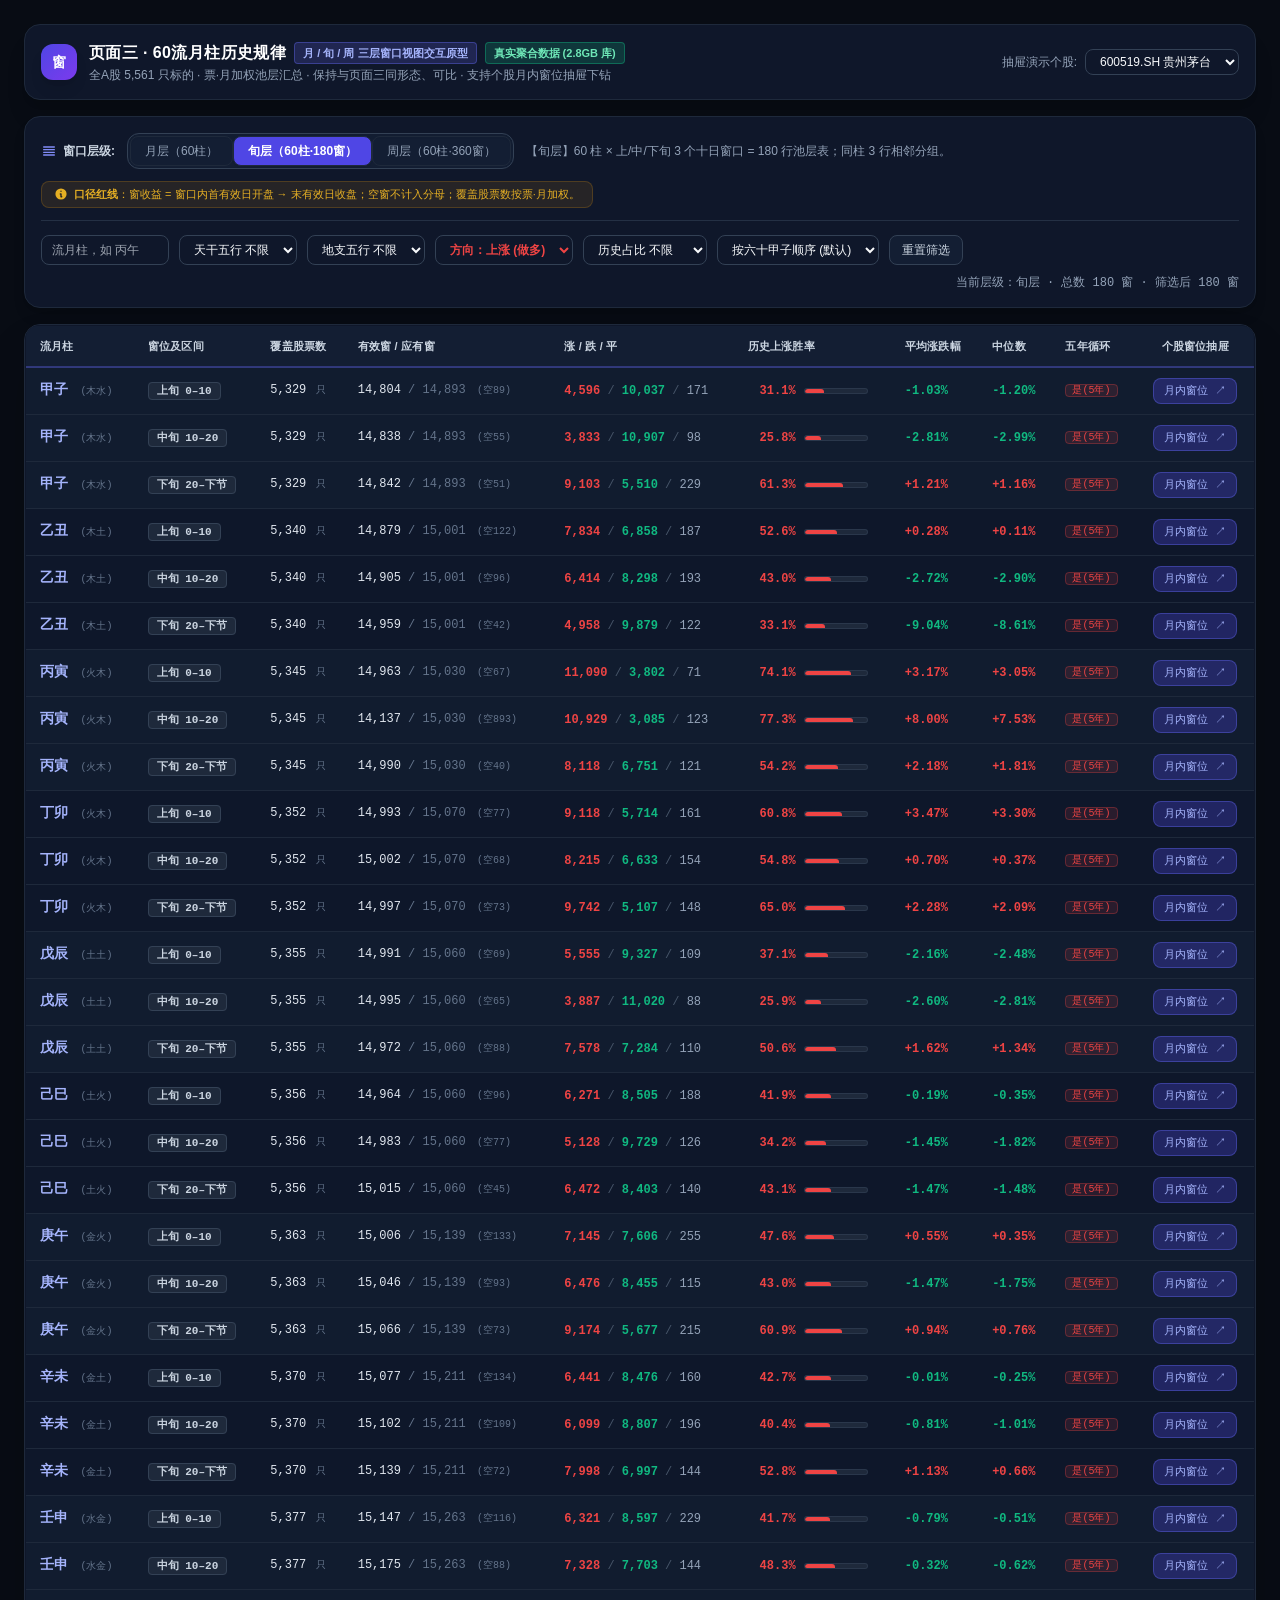
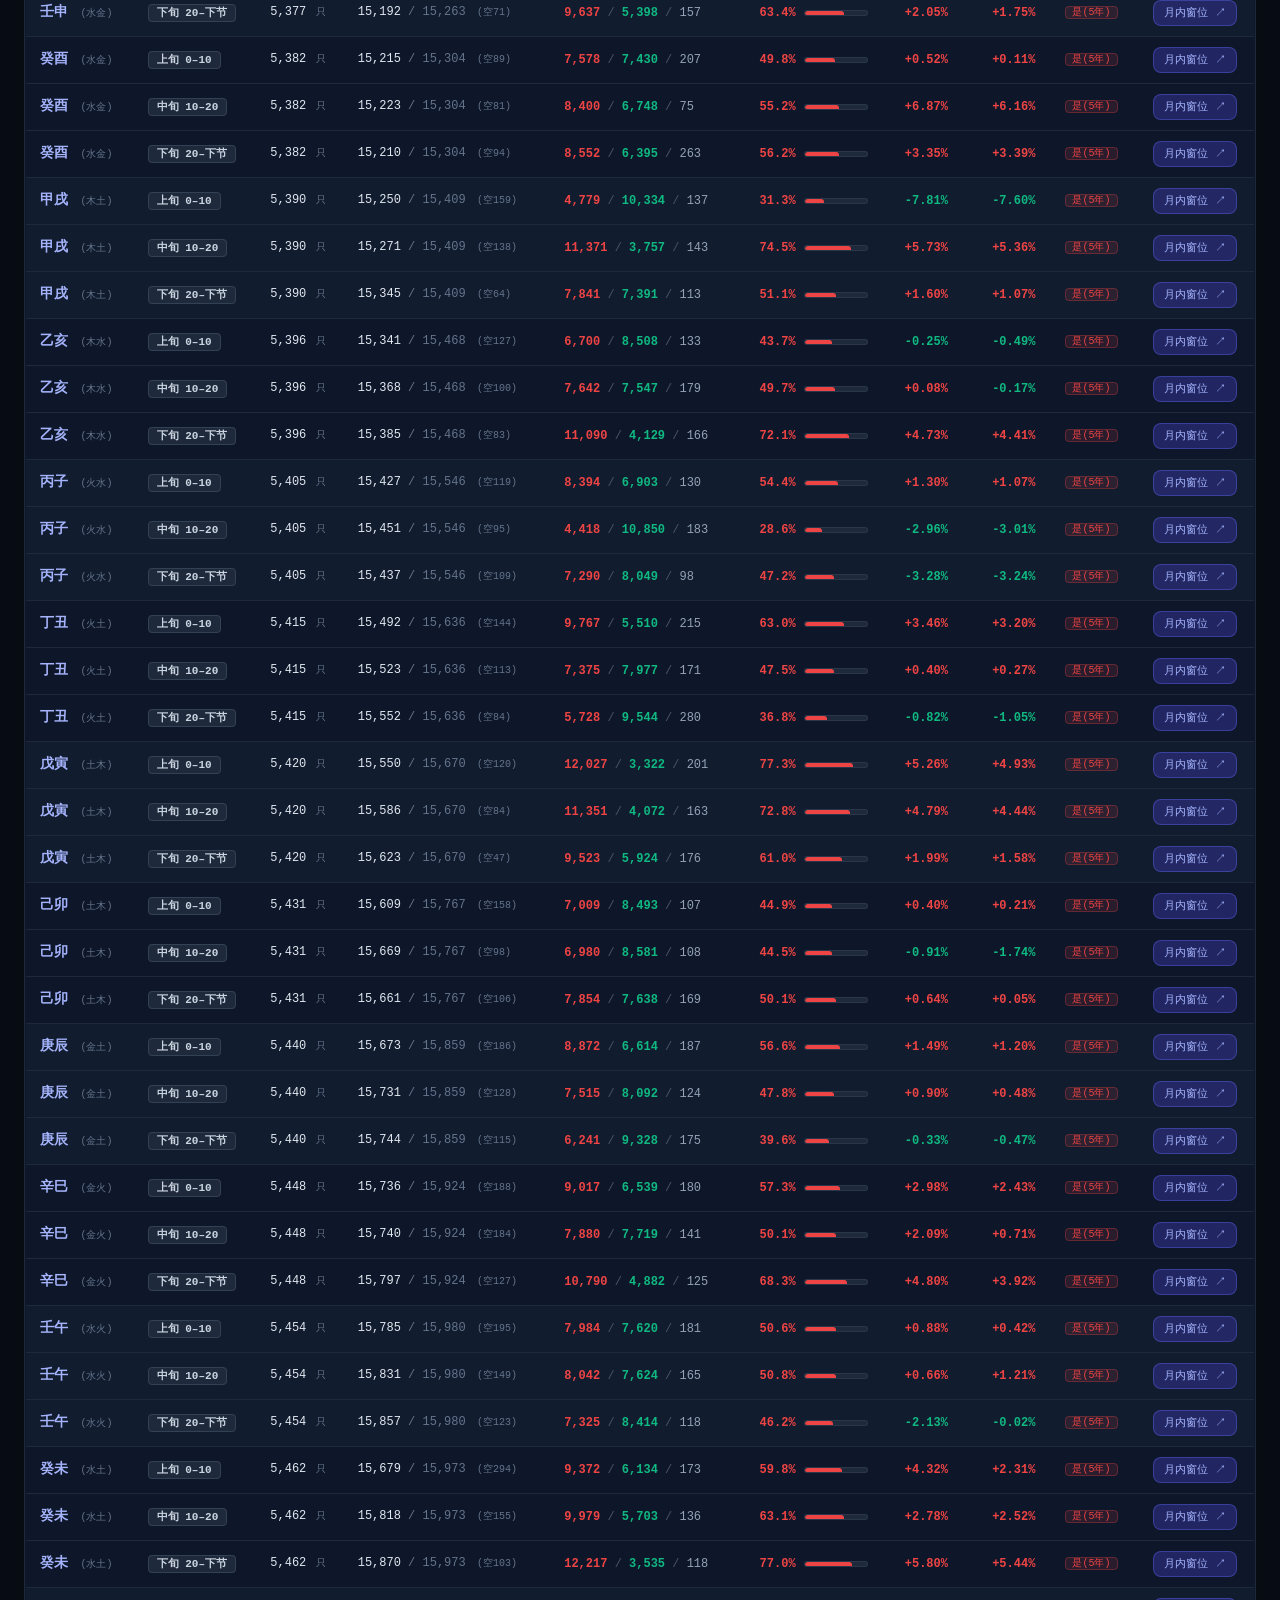
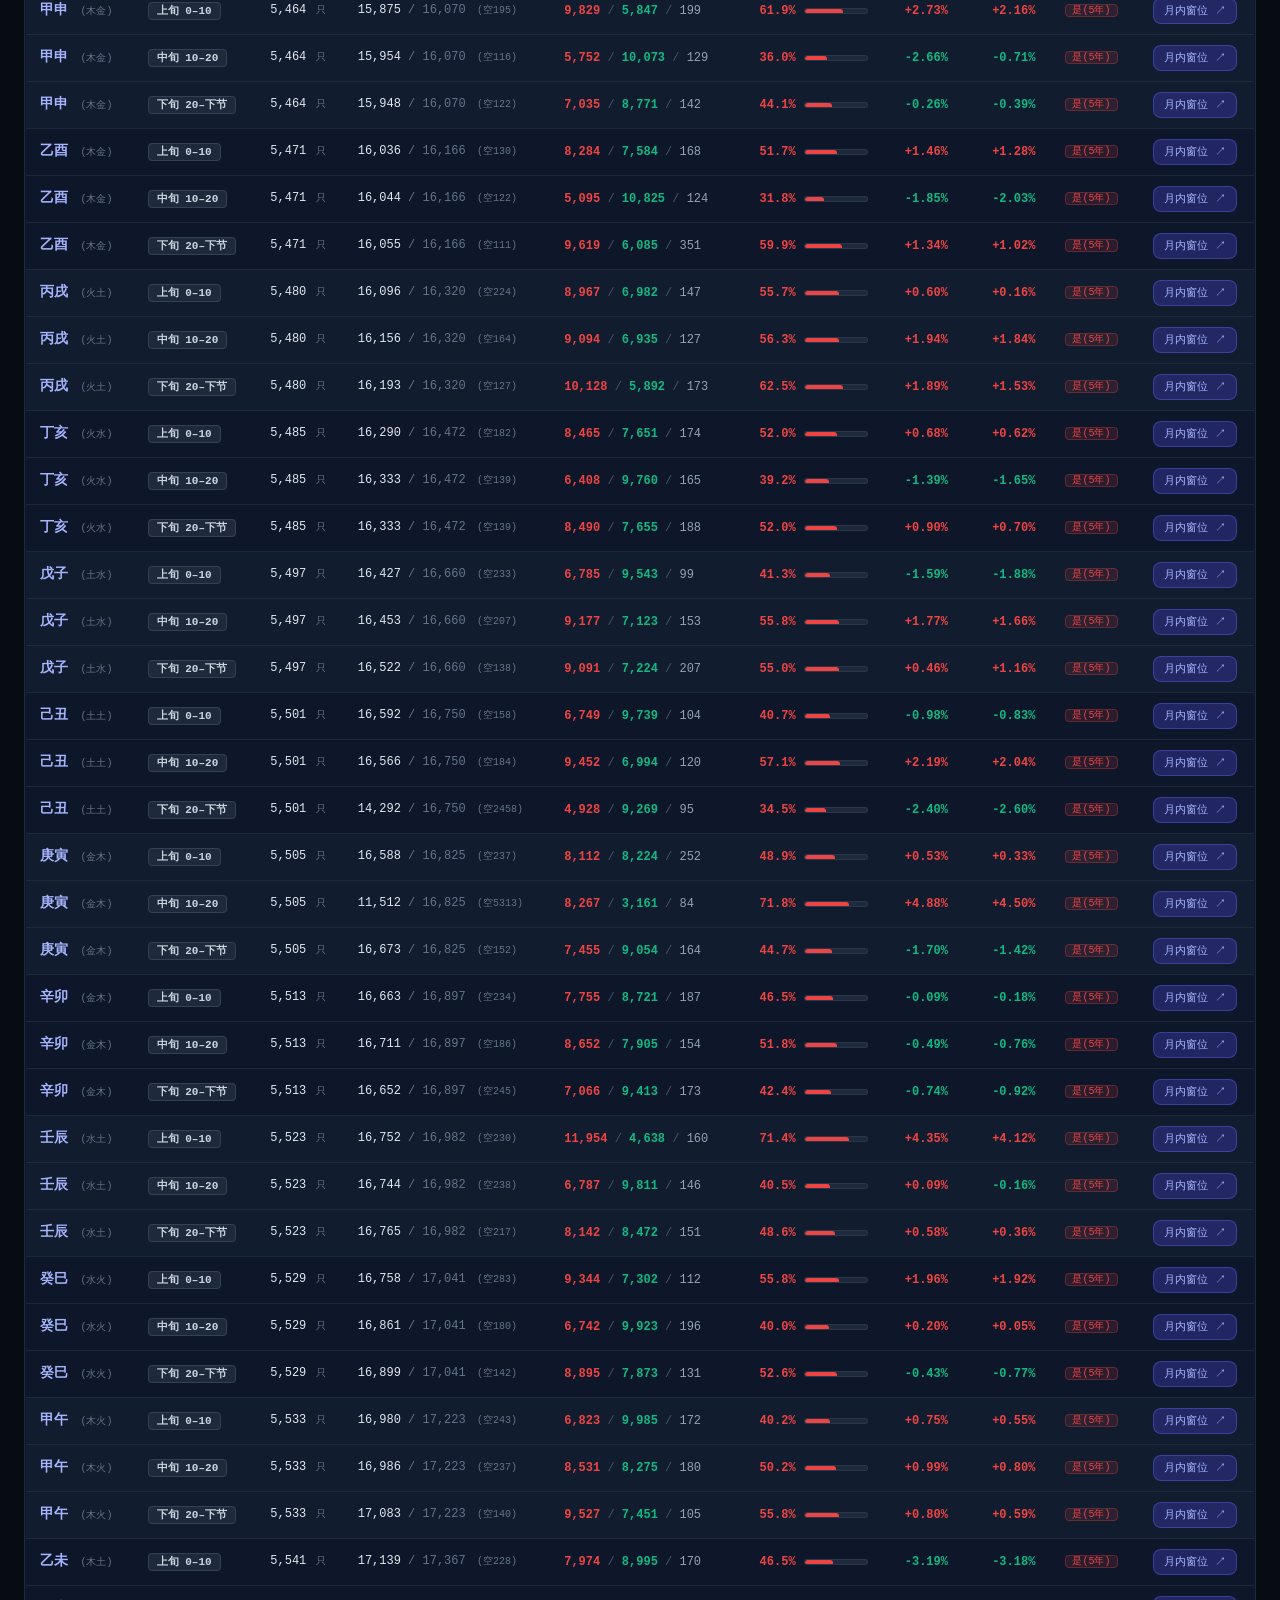
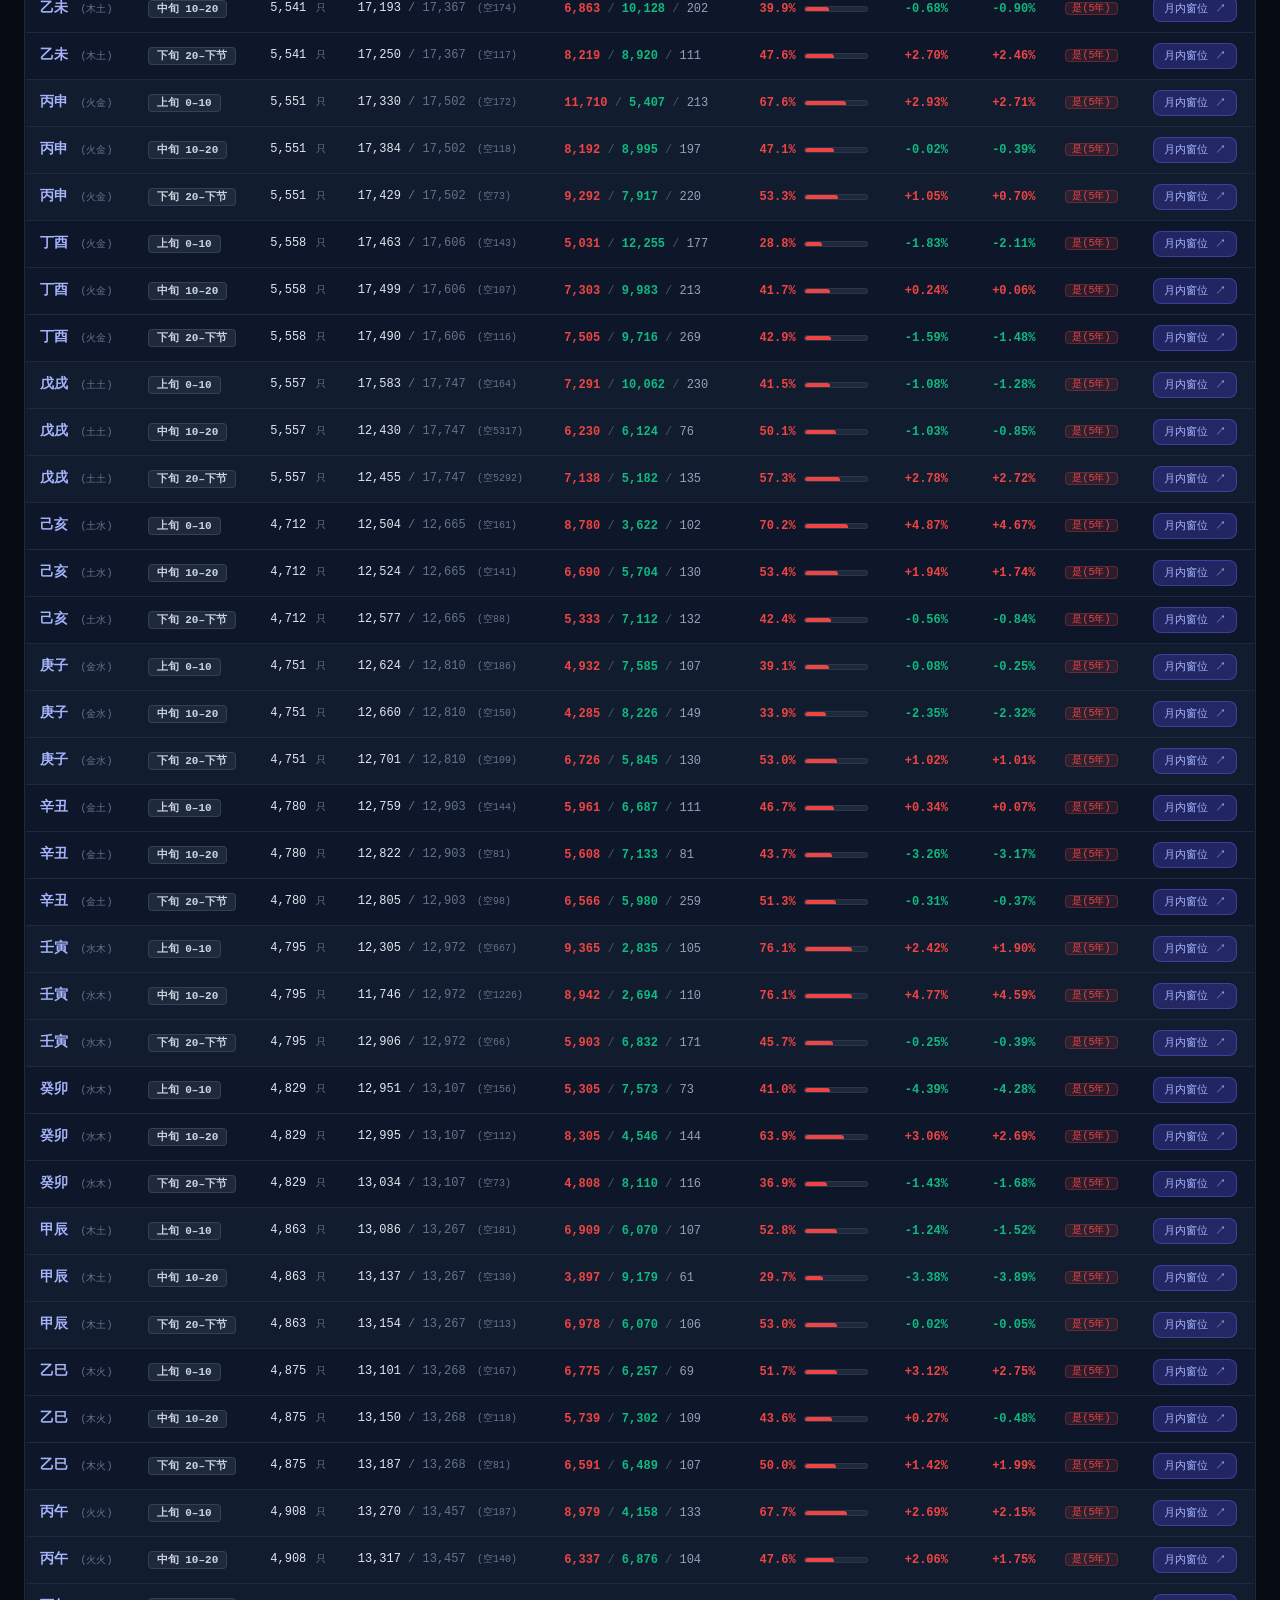
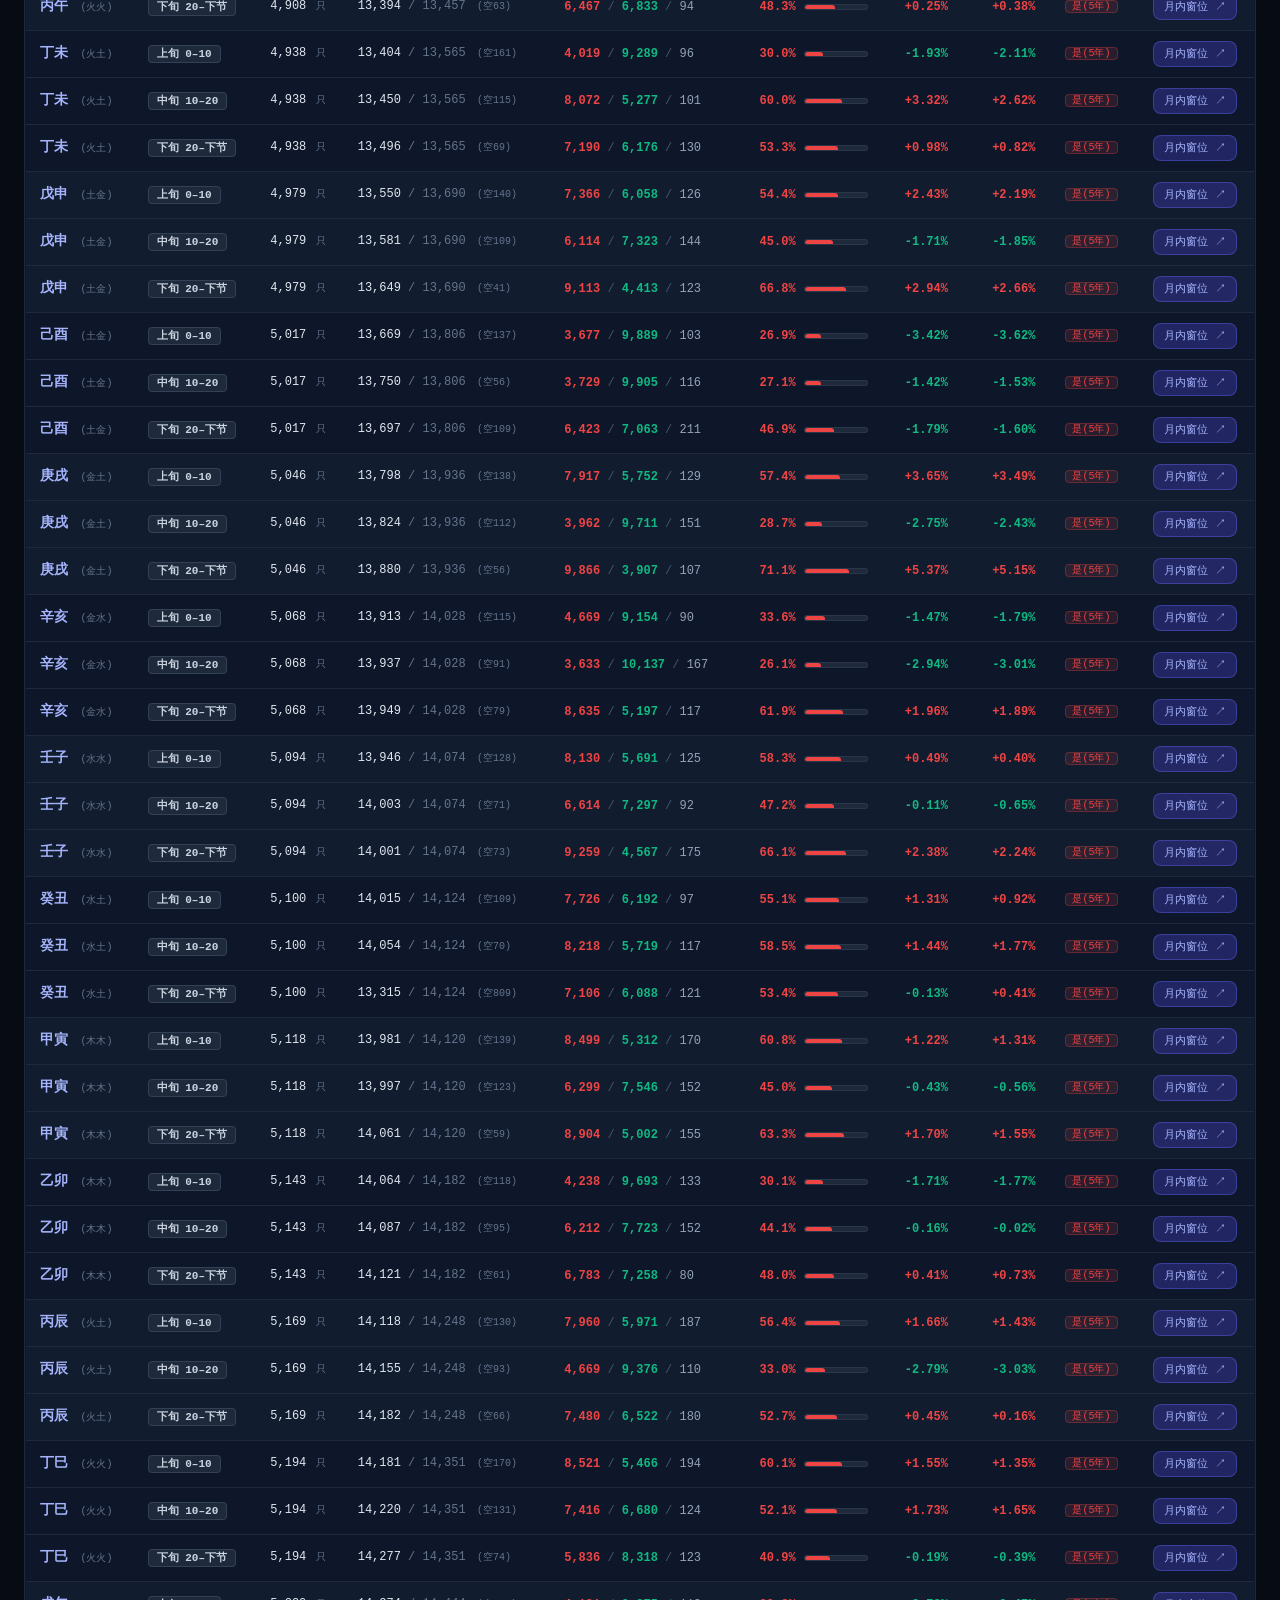
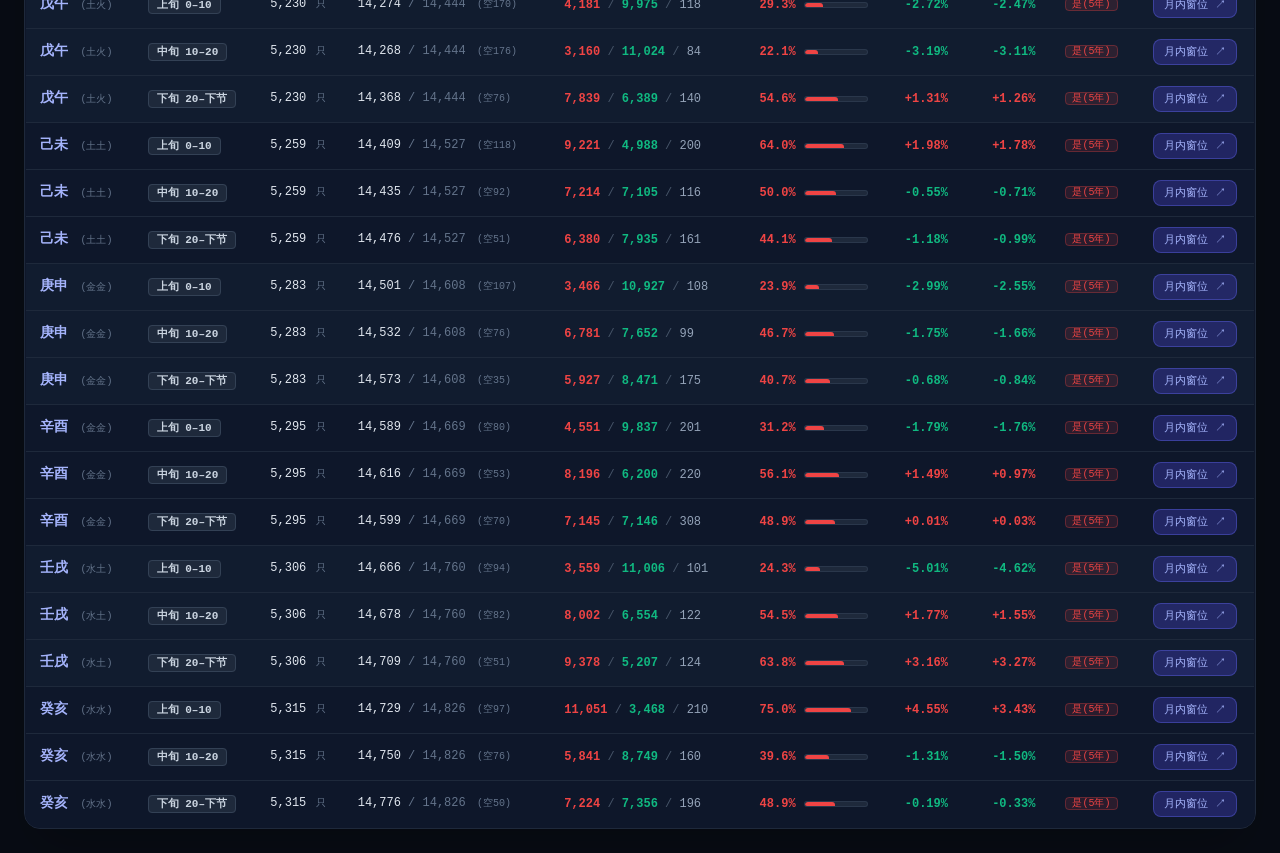
<file: app/static/demo_xun_week.html>
<!DOCTYPE html>
<html lang="zh-CN" class="dark">
<head>
<meta charset="utf-8">
<meta name="viewport" content="width=device-width, initial-scale=1">
<title>【原型演示】页面三 · 60流月柱历史规律（月/旬/周 三层窗口视图）</title>
<script src="tailwindcss.min.js"></script>
<link rel="stylesheet" href="style.css?v=1.3.32">
<script src="demo_data.js"></script>
<style>
  body { background-color: #080c14; color: #f8fafc; font-family: -apple-system, BlinkMacSystemFont, "Segoe UI", Roboto, "Helvetica Neue", Arial, sans-serif; }
  .c-up { color: #ef4444 !important; }
  .c-down { color: #10b981 !important; }
  .c-flat { color: #f59e0b !important; }
  .bg-up { background-color: rgba(239, 68, 68, 0.15) !important; color: #ef4444 !important; }
  .bg-down { background-color: rgba(16, 185, 129, 0.15) !important; color: #10b981 !important; }
  .badge-up { background-color: rgba(239, 68, 68, 0.12); color: #ef4444; border: 1px solid rgba(239, 68, 68, 0.3); }
  .badge-down { background-color: rgba(16, 185, 129, 0.12); color: #10b981; border: 1px solid rgba(16, 185, 129, 0.3); }
  .badge-flat { background-color: rgba(245, 158, 11, 0.12); color: #f59e0b; border: 1px solid rgba(245, 158, 11, 0.3); }
  .grp-even { background-color: rgba(15, 23, 42, 0.45); }
  .grp-odd { background-color: rgba(19, 30, 51, 0.7); }
  .grp-border { border-left: 3px solid #6366f1; }
  .drawer-mask { background-color: rgba(0, 0, 0, 0.65); backdrop-filter: blur(4px); }
  .tabular-num { font-variant-numeric: tabular-nums; font-family: ui-monospace, SFMono-Regular, Menlo, monospace; }
</style>
</head>
<body class="min-h-screen antialiased p-4 sm:p-6">

<div class="max-w-[1780px] mx-auto space-y-4">
  
  <!-- 顶栏与演示标牌 -->
  <header class="theme-card border rounded-2xl p-4 flex flex-wrap items-center justify-between gap-4 shadow-xl">
    <div class="flex items-center gap-3">
      <div class="w-9 h-9 rounded-xl bg-gradient-to-br from-indigo-600 to-violet-600 flex items-center justify-center font-bold text-white shadow-lg text-sm">
        窗
      </div>
      <div>
        <div class="flex items-center gap-2">
          <h1 class="text-base font-bold text-white tracking-wide">页面三 · 60流月柱历史规律</h1>
          <span class="px-2 py-0.5 rounded text-[11px] font-bold bg-indigo-500/20 text-indigo-300 border border-indigo-500/40">月 / 旬 / 周 三层窗口视图交互原型</span>
          <span class="px-2 py-0.5 rounded text-[11px] font-bold bg-emerald-500/20 text-emerald-300 border border-emerald-500/40">真实聚合数据 (2.8GB 库)</span>
        </div>
        <p class="text-xs text-slate-400 mt-0.5">
          全A股 5,561 只标的 · 票·月加权池层汇总 · 保持与页面三同形态、可比 · 支持个股月内窗位抽屉下钻
        </p>
      </div>
    </div>
    
    <!-- 标的选择器（用于抽屉切换演示） -->
    <div class="flex items-center gap-2">
      <span class="text-xs text-slate-400">抽屉演示个股:</span>
      <select id="stock-picker" class="theme-input border rounded-lg px-2.5 py-1 text-xs bg-slate-900 border-slate-700">
        <option value="600519.SH" selected>600519.SH 贵州茅台</option>
        <option value="000001.SZ">000001.SZ 平安银行</option>
      </select>
    </div>
  </header>

  <!-- 页面三控制坞：窗口层级切换 + 筛选栏 -->
  <section class="theme-card border rounded-2xl p-4 space-y-3.5 shadow-lg">
    
    <!-- 第一行：层级切换胶囊（照页面五 A股/ETF 风格） + 规则提示 -->
    <div class="flex flex-wrap items-center justify-between gap-3 pb-3 border-b border-slate-700/60">
      <div class="flex items-center gap-3">
        <span class="text-xs font-bold text-slate-300 flex items-center gap-1.5">
          <svg class="w-4 h-4 text-indigo-400" fill="none" stroke="currentColor" viewBox="0 0 24 24"><path stroke-linecap="round" stroke-linejoin="round" stroke-width="2" d="M4 6h16M4 10h16M4 14h16M4 18h16"></path></svg>
          窗口层级:
        </span>
        <div class="inline-flex p-0.5 rounded-xl theme-card-sub border border-slate-700 text-xs shadow-inner" id="layer-tabs">
          <button type="button" data-layer="month" class="layer-btn px-3.5 py-1.5 rounded-lg font-medium text-slate-400 hover:text-indigo-400 transition-all">
            月层（60柱）
          </button>
          <button type="button" data-layer="xun" class="layer-btn on px-3.5 py-1.5 rounded-lg font-semibold bg-indigo-600 text-white shadow-sm transition-all">
            旬层（60柱·180窗）
          </button>
          <button type="button" data-layer="week" class="layer-btn px-3.5 py-1.5 rounded-lg font-medium text-slate-400 hover:text-indigo-400 transition-all">
            周层（60柱·360窗）
          </button>
        </div>
        <span class="text-xs text-slate-400" id="layer-note">
          【旬层】60 柱 × 上/中/下旬 3 个十日窗口 = 180 行池层表；同柱 3 行相邻分组。
        </span>
      </div>

      <div class="text-[11px] text-amber-400/90 flex items-center gap-1.5 bg-amber-500/10 border border-amber-500/20 px-3 py-1 rounded-lg">
        <svg class="w-3.5 h-3.5 shrink-0" fill="currentColor" viewBox="0 0 20 20"><path fill-rule="evenodd" d="M18 10a8 8 0 11-16 0 8 8 0 0116 0zm-7-4a1 1 0 11-2 0 1 1 0 012 0zM9 9a1 1 0 000 2v3a1 1 0 001 1h1a1 1 0 100-2v-3a1 1 0 00-1-1H9z" clip-rule="evenodd"></path></svg>
        <span><b>口径红线</b>：窗收益 = 窗口内首有效日开盘 → 末有效日收盘；空窗不计入分母；覆盖股票数按票·月加权。</span>
      </div>
    </div>

    <!-- 第二行：筛选器（切换层级时保留全部已选条件） -->
    <div class="flex flex-wrap items-center gap-2.5 text-xs">
      <input id="f-search" class="theme-input border border-slate-700 bg-slate-900 rounded-lg px-2.5 py-1.5 w-32 focus:outline-none focus:border-indigo-500" placeholder="流月柱，如 丙午" value="">
      
      <select id="f-stem" class="theme-input border border-slate-700 bg-slate-900 rounded-lg px-2.5 py-1.5">
        <option value="">天干五行 不限</option>
        <option value="木">木 (甲乙)</option>
        <option value="火">火 (丙丁)</option>
        <option value="土">土 (戊己)</option>
        <option value="金">金 (庚辛)</option>
        <option value="水">水 (壬癸)</option>
      </select>

      <select id="f-branch" class="theme-input border border-slate-700 bg-slate-900 rounded-lg px-2.5 py-1.5">
        <option value="">地支五行 不限</option>
        <option value="木">木 (寅卯)</option>
        <option value="火">火 (巳午)</option>
        <option value="土">土 (辰戌丑未)</option>
        <option value="金">金 (申酉)</option>
        <option value="水">水 (亥子)</option>
      </select>

      <select id="f-dir" class="theme-input border border-slate-700 bg-slate-900 rounded-lg px-2.5 py-1.5 font-bold c-up">
        <option value="up" selected>方向：上涨 (做多)</option>
        <option value="down">方向：下跌 (防守)</option>
      </select>

      <select id="f-rate" class="theme-input border border-slate-700 bg-slate-900 rounded-lg px-2.5 py-1.5">
        <option value="" selected>历史占比 不限</option>
        <option value="0.5">历史占比 ≥50%</option>
        <option value="0.55">历史占比 ≥55%</option>
        <option value="0.6">历史占比 ≥60%</option>
        <option value="0.65">历史占比 ≥65%</option>
        <option value="0.7">历史占比 ≥70%</option>
      </select>

      <select id="f-sort" class="theme-input border border-slate-700 bg-slate-900 rounded-lg px-2.5 py-1.5">
        <option value="jiazi" selected>按六十甲子顺序 (默认)</option>
        <option value="rate">按历史占比排序</option>
        <option value="mean">按平均涨跌幅</option>
        <option value="coverage">按覆盖股票数</option>
      </select>

      <button id="f-reset" class="px-3 py-1.5 rounded-lg theme-card-sub border border-slate-700 hover:border-indigo-500 transition text-slate-300">
        重置筛选
      </button>

      <div class="ml-auto text-slate-400 font-mono" id="table-summary">
        共 180 窗 · 筛选后 180 窗
      </div>
    </div>
  </section>

  <!-- 主数据表容器 -->
  <section class="theme-card border rounded-2xl overflow-hidden shadow-2xl">
    <div class="overflow-x-auto">
      <table class="w-full text-left text-xs divide-y divide-slate-800" id="main-table">
        <thead class="bg-slate-900/90 text-slate-300 font-semibold uppercase tracking-wider text-[11px] sticky top-0 z-10 border-b border-slate-700">
          <tr id="table-head-row">
            <!-- 动态生成表头 -->
          </tr>
        </thead>
        <tbody id="table-body" class="divide-y divide-slate-800/60 font-mono">
          <!-- 动态生成数据行 -->
        </tbody>
      </table>
    </div>
  </section>

</div>

<!-- 个股右侧滑出抽屉 (Slide Drawer) -->
<div id="slide-drawer" class="fixed inset-0 z-50 drawer-mask hidden flex justify-end">
  <div class="w-full max-w-3xl theme-card bg-slate-950 border-l border-slate-700 h-full p-6 shadow-2xl flex flex-col justify-between overflow-y-auto">
    
    <div class="space-y-5">
      <!-- 抽屉顶部 -->
      <div class="flex items-center justify-between pb-4 border-b border-slate-800">
        <div>
          <div class="flex items-center gap-2.5">
            <h2 id="drawer-title" class="text-lg font-bold text-white">600519.SH 贵州茅台</h2>
            <span id="drawer-pillar-badge" class="px-2.5 py-0.5 rounded text-xs font-bold bg-indigo-600 text-white">流月柱 · 丙午</span>
          </div>
          <p class="text-xs text-slate-400 mt-1">
            个股「月内窗位」细分规律 · 3旬 / 6周收益表现与历次5年循环穿透
          </p>
        </div>
        <button id="drawer-close-btn" class="w-8 h-8 rounded-full border border-slate-700 flex items-center justify-center text-slate-400 hover:text-white hover:border-slate-500 transition">
          ✕
        </button>
      </div>

      <!-- 月内窗位小表控制器 (3旬 vs 6周) -->
      <div class="space-y-3">
        <div class="flex items-center justify-between">
          <span class="text-xs font-bold text-slate-200 flex items-center gap-1.5">
            <svg class="w-4 h-4 text-amber-400" fill="currentColor" viewBox="0 0 20 20"><path d="M5 3a2 2 0 00-2 2v2a2 2 0 002 2h2a2 2 0 002-2V5a2 2 0 00-2-2H5zM5 11a2 2 0 00-2 2v2a2 2 0 002 2h2a2 2 0 002-2v-2a2 2 0 00-2-2H5zM11 5a2 2 0 012-2h2a2 2 0 012 2v2a2 2 0 01-2 2h-2a2 2 0 01-2-2V5zM11 13a2 2 0 012-2h2a2 2 0 012 2v2a2 2 0 01-2 2h-2a2 2 0 01-2-2v-2z"></path></svg>
            月内窗位小表（个股层：3 旬 / 6 周）
          </span>
          <div class="inline-flex p-0.5 rounded-lg theme-card-sub border border-slate-700 text-xs">
            <button id="btn-dw-xun" class="px-2.5 py-1 rounded font-semibold bg-indigo-600 text-white shadow-sm transition">3 旬视图</button>
            <button id="btn-dw-week" class="px-2.5 py-1 rounded font-medium text-slate-400 hover:text-indigo-400 transition">6 周视图</button>
          </div>
        </div>

        <!-- 窗位卡片网格 -->
        <div id="drawer-window-cards" class="grid grid-cols-3 gap-2.5 text-xs">
          <!-- 动态注入窗位卡片 -->
        </div>
      </div>

      <!-- 历次5年循环穿透矩阵（证据表） -->
      <div class="space-y-2">
        <div class="flex items-center justify-between">
          <span class="text-xs font-bold text-slate-300">历次五年循环逐次窗位证据（首根K开盘 → 末根K收盘）</span>
          <span class="text-[11px] text-slate-500 font-mono">每5年同一流月柱重现</span>
        </div>
        <div class="rounded-xl border border-slate-800 overflow-hidden bg-slate-900/60">
          <table class="w-full text-left text-xs divide-y divide-slate-800 font-mono" id="drawer-evidence-table">
            <thead class="bg-slate-900 text-slate-400 text-[11px]">
              <tr id="evidence-head">
                <!-- 动态生成表头 -->
              </tr>
            </thead>
            <tbody id="evidence-body" class="divide-y divide-slate-800/60">
              <!-- 动态注入历次穿透记录 -->
            </tbody>
          </table>
        </div>
      </div>

    </div>

    <!-- 抽屉底栏 -->
    <div class="pt-4 border-t border-slate-800 flex items-center justify-between">
      <span class="text-xs text-slate-500">点击主表任意行可快速切换柱位</span>
      <button id="drawer-bottom-close" class="px-5 py-2 rounded-xl border border-slate-700 hover:border-slate-500 text-xs font-semibold text-slate-300 transition">
        关闭抽屉
      </button>
    </div>

  </div>
</div>

<script>
// 全局状态
const S = {
  layer: 'xun',       // 'month' | 'xun' | 'week'
  dir: 'up',          // 'up' | 'down'
  search: '',
  stem: '',
  branch: '',
  rateMin: 0,
  sort: 'jiazi',
  selectedPillar: '丙午',
  drawerMode: 'xun',  // 'xun' | 'week'
  stockCode: '600519.SH'
};

// 元素五行对照
const STEM_ELEMENT = {
  '甲': '木', '乙': '木', '丙': '火', '丁': '火', '戊': '土',
  '己': '土', '庚': '金', '辛': '金', '壬': '水', '癸': '水'
};
const BRANCH_ELEMENT = {
  '寅': '木', '卯': '木', '巳': '火', '午': '火', '申': '金',
  '酉': '金', '亥': '水', '子': '水', '辰': '土', '戌': '土', '丑': '土', '未': '土'
};

function init() {
  // 从 URL 提取初始状态
  const urlParams = new URLSearchParams(window.location.search);
  if (urlParams.has('layer')) {
    S.layer = urlParams.get('layer');
    document.querySelectorAll('.layer-btn').forEach(b => {
      b.classList.remove('on', 'bg-indigo-600', 'text-white', 'shadow-sm');
      b.classList.add('text-slate-400');
      if (b.dataset.layer === S.layer) {
        b.classList.add('on', 'bg-indigo-600', 'text-white', 'shadow-sm');
        b.classList.remove('text-slate-400');
      }
    });
    const notes = {
      month: '【月层】60 柱整月历史规律；展示覆盖股票数、整月胜率与平均涨跌幅。',
      xun: '【旬层】60 柱 × 上/中/下旬 3 个十日窗口 = 180 行池层表；同柱 3 行相邻分组。',
      week: '【周层】60 柱 × 6 个节气周窗口 = 360 行池层表；同柱 6 行相邻分组。'
    };
    document.getElementById('layer-note').textContent = notes[S.layer] || '';
  }
  if (urlParams.has('stock')) S.stockCode = urlParams.get('stock');
  if (urlParams.has('pillar')) S.selectedPillar = urlParams.get('pillar');
  if (urlParams.has('drawerMode')) S.drawerMode = urlParams.get('drawerMode');

  bindEvents();
  render();

  if (urlParams.get('drawer') === '1') {
    openDrawer(S.selectedPillar);
    if (S.drawerMode === 'week') {
      document.getElementById('btn-dw-week').className = 'px-2.5 py-1 rounded font-semibold bg-indigo-600 text-white shadow-sm transition';
      document.getElementById('btn-dw-xun').className = 'px-2.5 py-1 rounded font-medium text-slate-400 hover:text-indigo-400 transition';
      renderDrawerContent();
    }
  }
}

function bindEvents() {
  // 层级切换
  document.querySelectorAll('.layer-btn').forEach(btn => {
    btn.addEventListener('click', () => {
      document.querySelectorAll('.layer-btn').forEach(b => {
        b.classList.remove('on', 'bg-indigo-600', 'text-white', 'shadow-sm');
        b.classList.add('text-slate-400');
      });
      btn.classList.add('on', 'bg-indigo-600', 'text-white', 'shadow-sm');
      btn.classList.remove('text-slate-400');
      S.layer = btn.dataset.layer;
      
      const notes = {
        month: '【月层】60 柱整月历史规律；展示覆盖股票数、整月胜率与平均涨跌幅。',
        xun: '【旬层】60 柱 × 上/中/下旬 3 个十日窗口 = 180 行池层表；同柱 3 行相邻分组。',
        week: '【周层】60 柱 × 6 个节气周窗口 = 360 行池层表；同柱 6 行相邻分组。'
      };
      document.getElementById('layer-note').textContent = notes[S.layer];
      render();
    });
  });

  // 筛选器
  document.getElementById('f-search').addEventListener('input', e => { S.search = e.target.value.trim(); render(); });
  document.getElementById('f-stem').addEventListener('change', e => { S.stem = e.target.value; render(); });
  document.getElementById('f-branch').addEventListener('change', e => { S.branch = e.target.value; render(); });
  document.getElementById('f-dir').addEventListener('change', e => {
    S.dir = e.target.value;
    const el = e.target;
    if (S.dir === 'down') {
      el.classList.remove('c-up'); el.classList.add('c-down');
    } else {
      el.classList.remove('c-down'); el.classList.add('c-up');
    }
    render();
  });
  document.getElementById('f-rate').addEventListener('change', e => { S.rateMin = parseFloat(e.target.value) || 0; render(); });
  document.getElementById('f-sort').addEventListener('change', e => { S.sort = e.target.value; render(); });

  document.getElementById('f-reset').addEventListener('click', () => {
    document.getElementById('f-search').value = ''; S.search = '';
    document.getElementById('f-stem').value = ''; S.stem = '';
    document.getElementById('f-branch').value = ''; S.branch = '';
    document.getElementById('f-rate').value = ''; S.rateMin = 0;
    document.getElementById('f-sort').value = 'jiazi'; S.sort = 'jiazi';
    render();
  });

  // 抽屉股票切换
  document.getElementById('stock-picker').addEventListener('change', e => {
    S.stockCode = e.target.value;
    openDrawer(S.selectedPillar);
  });

  // 抽屉内部 3旬 vs 6周 切换
  document.getElementById('btn-dw-xun').addEventListener('click', () => {
    S.drawerMode = 'xun';
    document.getElementById('btn-dw-xun').className = 'px-2.5 py-1 rounded font-semibold bg-indigo-600 text-white shadow-sm transition';
    document.getElementById('btn-dw-week').className = 'px-2.5 py-1 rounded font-medium text-slate-400 hover:text-indigo-400 transition';
    renderDrawerContent();
  });
  document.getElementById('btn-dw-week').addEventListener('click', () => {
    S.drawerMode = 'week';
    document.getElementById('btn-dw-week').className = 'px-2.5 py-1 rounded font-semibold bg-indigo-600 text-white shadow-sm transition';
    document.getElementById('btn-dw-xun').className = 'px-2.5 py-1 rounded font-medium text-slate-400 hover:text-indigo-400 transition';
    renderDrawerContent();
  });

  // 关闭抽屉
  document.getElementById('drawer-close-btn').addEventListener('click', closeDrawer);
  document.getElementById('drawer-bottom-close').addEventListener('click', closeDrawer);
  document.getElementById('slide-drawer').addEventListener('click', e => {
    if (e.target.id === 'slide-drawer') closeDrawer();
  });
}

function render() {
  if (!window.DEMO_DATA) return;
  const rawData = S.layer === 'month' ? DEMO_DATA.months : (S.layer === 'xun' ? DEMO_DATA.xuns : DEMO_DATA.weeks);
  
  // 筛选过滤
  let rows = rawData.filter(r => {
    if (S.search && !r.pillar.includes(S.search)) return false;
    if (S.stem && STEM_ELEMENT[r.stem] !== S.stem) return false;
    if (S.branch && BRANCH_ELEMENT[r.branch] !== S.branch) return false;
    const rate = S.dir === 'down' ? r.down_rate : r.up_rate;
    if (S.rateMin && rate < S.rateMin) return false;
    return true;
  });

  // 排序
  rows = [...rows].sort((a, b) => {
    if (S.sort === 'jiazi') return a.ord - b.ord;
    if (S.sort === 'rate') {
      const ra = S.dir === 'down' ? a.down_rate : a.up_rate;
      const rb = S.dir === 'down' ? b.down_rate : b.up_rate;
      return rb - ra;
    }
    if (S.sort === 'mean') {
      return S.dir === 'down' ? a.mean_return - b.mean_return : b.mean_return - a.mean_return;
    }
    if (S.sort === 'coverage') return b.covered_stocks - a.covered_stocks;
    return 0;
  });

  // 状态统计
  document.getElementById('table-summary').textContent = `当前层级：${S.layer === 'month' ? '月层' : S.layer === 'xun' ? '旬层' : '周层'} · 总数 ${rawData.length} 窗 · 筛选后 ${rows.length} 窗`;

  // 渲染表头
  const thead = document.getElementById('table-head-row');
  const isDown = S.dir === 'down';
  const dirLabel = isDown ? '下跌' : '上涨';
  
  let headHtml = `
    <th class="px-3.5 py-3 text-slate-300">流月柱</th>
    ${S.layer !== 'month' ? '<th class="px-3 py-3 text-slate-300">窗位及区间</th>' : ''}
    <th class="px-3 py-3 text-slate-300" title="该窗口覆盖的历史股票·月数合计">覆盖股票数</th>
    <th class="px-3 py-3 text-slate-300" title="ALL_valid_n / ALL_n_occurrences">有效窗 / 应有窗</th>
    <th class="px-3 py-3 text-slate-300">涨 / 跌 / 平</th>
    <th class="px-3 py-3 text-slate-300">历史${dirLabel}胜率</th>
    <th class="px-3 py-3 text-slate-300" title="首根有效日K开盘 → 末根有效日K收盘">平均涨跌幅</th>
    <th class="px-3 py-3 text-slate-300">中位数</th>
    <th class="px-3 py-3 text-slate-300">五年循环</th>
    <th class="px-3 py-3 text-center text-slate-300">个股窗位抽屉</th>
  `;
  thead.innerHTML = headHtml;

  // 渲染表体
  const tbody = document.getElementById('table-body');
  tbody.innerHTML = '';

  let lastPillar = '';
  let groupColorIdx = 0;

  rows.forEach((r, idx) => {
    // 同柱分组背景色与分组左边框
    if (r.pillar !== lastPillar) {
      lastPillar = r.pillar;
      groupColorIdx++;
    }
    const grpClass = groupColorIdx % 2 === 0 ? 'grp-even' : 'grp-odd';
    const isFirstInGroup = idx === 0 || rows[idx - 1].pillar !== r.pillar;
    const borderLeftStyle = isFirstInGroup && S.layer !== 'month' ? 'border-t-2 border-indigo-500/40' : '';

    const rateVal = isDown ? r.down_rate : r.up_rate;
    const ratePct = (rateVal * 100).toFixed(1) + '%';
    const barWidth = Math.min(Math.max(rateVal * 100, 0), 100);
    const barColor = isDown ? 'bg-emerald-500' : 'bg-red-500';
    const rateColor = isDown ? 'c-down' : 'c-up';

    const meanVal = r.mean_return;
    const meanCls = meanVal > 0 ? 'c-up' : (meanVal < 0 ? 'c-down' : 'c-flat');
    const meanStr = (meanVal > 0 ? '+' : '') + meanVal.toFixed(2) + '%';

    const medianVal = r.median_return;
    const medCls = medianVal > 0 ? 'c-up' : (medianVal < 0 ? 'c-down' : 'c-flat');
    const medStr = (medianVal > 0 ? '+' : '') + medianVal.toFixed(2) + '%';

    const tr = document.createElement('tr');
    tr.className = `${grpClass} ${borderLeftStyle} hover:bg-indigo-900/30 transition cursor-pointer`;
    tr.onclick = () => openDrawer(r.pillar);

    tr.innerHTML = `
      <td class="px-3.5 py-2.5 font-bold text-sm text-indigo-300 whitespace-nowrap">
        ${r.pillar}
        <span class="text-[10px] text-slate-500 font-normal ml-1">(${STEM_ELEMENT[r.stem]}${BRANCH_ELEMENT[r.branch]})</span>
      </td>
      ${S.layer !== 'month' ? `
        <td class="px-3 py-2.5 whitespace-nowrap">
          <span class="px-2 py-0.5 rounded text-[11px] font-semibold bg-slate-800 text-slate-300 border border-slate-700">
            ${r.window_tag}
          </span>
        </td>` : ''}
      <td class="px-3 py-2.5 whitespace-nowrap">
        <span class="text-slate-200 font-medium">${r.covered_stocks.toLocaleString()}</span>
        <span class="text-[10px] text-slate-500 ml-0.5">只</span>
      </td>
      <td class="px-3 py-2.5 whitespace-nowrap">
        <span class="text-slate-200">${r.valid_n.toLocaleString()}</span>
        <span class="text-slate-500">/ ${r.occurrences.toLocaleString()}</span>
        ${r.invalid_n > 0 ? `<span class="text-[10px] text-slate-500 ml-1">(空${r.invalid_n})</span>` : ''}
      </td>
      <td class="px-3 py-2.5 whitespace-nowrap">
        <span class="c-up font-bold">${r.up_n.toLocaleString()}</span>
        <span class="text-slate-600">/</span>
        <span class="c-down font-bold">${r.down_n.toLocaleString()}</span>
        <span class="text-slate-600">/</span>
        <span class="text-slate-400">${r.flat_n.toLocaleString()}</span>
      </td>
      <td class="px-3 py-2.5 whitespace-nowrap">
        <div class="flex items-center gap-2">
          <span class="w-12 text-right font-bold ${rateColor}">${ratePct}</span>
          <div class="w-16 bg-slate-800 rounded-full h-1.5 overflow-hidden border border-slate-700/60">
            <div class="${barColor} h-1.5 rounded-full" style="width: ${barWidth}%"></div>
          </div>
        </div>
      </td>
      <td class="px-3 py-2.5 whitespace-nowrap font-bold ${meanCls}">${meanStr}</td>
      <td class="px-3 py-2.5 whitespace-nowrap ${medCls}">${medStr}</td>
      <td class="px-3 py-2.5 whitespace-nowrap">
        <span class="px-1.5 py-0.2 rounded text-[10px] badge-up font-medium">是(5年)</span>
      </td>
      <td class="px-3 py-2.5 text-center whitespace-nowrap">
        <button class="px-2.5 py-1 rounded-lg bg-indigo-600/30 hover:bg-indigo-600 text-indigo-300 hover:text-white border border-indigo-500/40 text-[11px] font-medium transition">
          月内窗位 ↗
        </button>
      </td>
    `;
    tbody.appendChild(tr);
  });
}

function openDrawer(pillar) {
  S.selectedPillar = pillar;
  const drawer = document.getElementById('slide-drawer');
  drawer.classList.remove('hidden');

  const stock = DEMO_DATA.stocks[S.stockCode] || DEMO_DATA.stocks['600519.SH'];
  document.getElementById('drawer-title').textContent = `${stock.code} ${stock.name}`;
  document.getElementById('drawer-pillar-badge').textContent = `流月柱 · ${pillar}`;

  renderDrawerContent();
}

function closeDrawer() {
  document.getElementById('slide-drawer').classList.add('hidden');
}

function renderDrawerContent() {
  const stock = DEMO_DATA.stocks[S.stockCode] || DEMO_DATA.stocks['600519.SH'];
  const pillar = S.selectedPillar;

  // 1. 窗位卡片网格
  const cardsBox = document.getElementById('drawer-window-cards');
  cardsBox.innerHTML = '';

  if (S.drawerMode === 'xun') {
    cardsBox.className = 'grid grid-cols-3 gap-2.5 text-xs';
    let rules = (stock.xun_rules && stock.xun_rules[pillar]) || [];
    rules = [...rules].sort((a, b) => a.xun_no - b.xun_no);
    rules.forEach(w => {
      const upRatePct = (w.up_rate * 100).toFixed(0) + '%';
      const meanStr = (w.mean_return > 0 ? '+' : '') + w.mean_return.toFixed(2) + '%';
      const meanCls = w.mean_return > 0 ? 'c-up' : (w.mean_return < 0 ? 'c-down' : 'c-flat');
      const isPerfect = w.up_rate === 1.0;

      const card = document.createElement('div');
      card.className = `p-3 rounded-xl border ${isPerfect ? 'border-red-500/40 bg-red-950/20' : 'border-slate-800 bg-slate-900/60'} space-y-1.5`;
      card.innerHTML = `
        <div class="flex items-center justify-between">
          <span class="font-bold text-slate-200">${w.window_tag}</span>
          <span class="px-1.5 py-0.5 rounded text-[10px] font-bold ${isPerfect ? 'bg-red-500/20 text-red-400 border border-red-500/40' : 'bg-slate-800 text-slate-400'}">
            ${isPerfect ? '满格 100%' : '胜率 ' + upRatePct}
          </span>
        </div>
        <div class="text-[11px] text-slate-400">
          涨 / 跌 / 平: <b class="c-up">${w.up_n}</b> / <b class="c-down">${w.down_n}</b> / <b>${w.flat_n}</b> (共${w.valid_n}次)
        </div>
        <div class="flex items-center justify-between pt-1 border-t border-slate-800/80">
          <span class="text-[10px] text-slate-500">均值涨跌</span>
          <span class="font-bold font-mono ${meanCls}">${meanStr}</span>
        </div>
      `;
      cardsBox.appendChild(card);
    });
  } else {
    cardsBox.className = 'grid grid-cols-3 sm:grid-cols-6 gap-2 text-xs';
    let rules = (stock.week_rules && stock.week_rules[pillar]) || [];
    rules = [...rules].sort((a, b) => a.week_no - b.week_no);
    rules.forEach(w => {
      const upRatePct = (w.up_rate * 100).toFixed(0) + '%';
      const meanStr = (w.mean_return > 0 ? '+' : '') + w.mean_return.toFixed(2) + '%';
      const meanCls = w.mean_return > 0 ? 'c-up' : (w.mean_return < 0 ? 'c-down' : 'c-flat');
      const isHigh = w.up_rate >= 0.8;

      const card = document.createElement('div');
      card.className = `p-2.5 rounded-xl border ${isHigh ? 'border-red-500/40 bg-red-950/20' : 'border-slate-800 bg-slate-900/60'} space-y-1`;
      card.innerHTML = `
        <div class="font-bold text-[11px] text-slate-200 truncate">${w.window_tag}</div>
        <div class="text-[10px] ${isHigh ? 'c-up font-bold' : 'text-slate-400'}">
          ${upRatePct} (${w.up_n}/${w.valid_n})
        </div>
        <div class="font-bold font-mono text-[11px] ${meanCls}">${meanStr}</div>
      `;
      cardsBox.appendChild(card);
    });
  }

  // 2. 历次五年循环穿透矩阵
  const head = document.getElementById('evidence-head');
  const body = document.getElementById('evidence-body');
  body.innerHTML = '';

  if (S.drawerMode === 'xun') {
    head.innerHTML = `
      <th class="px-3 py-2">公历年份</th>
      <th class="px-3 py-2">流月编码</th>
      <th class="px-3 py-2">上旬 (0–10)</th>
      <th class="px-3 py-2">中旬 (10–20)</th>
      <th class="px-3 py-2">下旬 (20–下节)</th>
    `;
    const occs = (stock.xun_occ && stock.xun_occ[pillar]) || [];
    // 按年份分组
    const byYear = {};
    occs.forEach(o => {
      if (!byYear[o.year]) byYear[o.year] = { year: o.year, month_id: o.month_id, xuns: {} };
      byYear[o.year].xuns[o.xun_no] = o;
    });

    Object.values(byYear).forEach(row => {
      const tr = document.createElement('tr');
      const cellHtml = (xunNo) => {
        const item = row.xuns[xunNo];
        if (!item) return '<span class="text-slate-600">无交易日</span>';
        const isUp = item.direction === 'UP';
        const isDown = item.direction === 'DOWN';
        const col = isUp ? 'c-up' : (isDown ? 'c-down' : 'c-flat');
        const badgeCol = isUp ? 'badge-up' : (isDown ? 'badge-down' : 'badge-flat');
        const retStr = (item.ret > 0 ? '+' : '') + item.ret.toFixed(2) + '%';
        return `
          <div class="flex items-center gap-1.5">
            <span class="px-1.5 py-0.2 rounded text-[10px] ${badgeCol} font-bold">${item.direction}</span>
            <span class="${col} font-bold">${retStr}</span>
            <span class="text-[10px] text-slate-500">(${item.bars}K)</span>
          </div>
        `;
      };

      tr.innerHTML = `
        <td class="px-3 py-2.5 font-bold text-slate-300">${row.year}年</td>
        <td class="px-3 py-2.5 text-slate-400">${row.month_id}</td>
        <td class="px-3 py-2.5">${cellHtml(1)}</td>
        <td class="px-3 py-2.5">${cellHtml(2)}</td>
        <td class="px-3 py-2.5">${cellHtml(3)}</td>
      `;
      body.appendChild(tr);
    });

  } else {
    head.innerHTML = `
      <th class="px-2.5 py-2">公历</th>
      <th class="px-2.5 py-2">第1窗 (0-5)</th>
      <th class="px-2.5 py-2">第2窗 (5-10)</th>
      <th class="px-2.5 py-2">第3窗 (10-15)</th>
      <th class="px-2.5 py-2">第4窗 (15-20)</th>
      <th class="px-2.5 py-2">第5窗 (20-25)</th>
      <th class="px-2.5 py-2">第6窗 (25-下节)</th>
    `;
    const occs = (stock.week_occ && stock.week_occ[pillar]) || [];
    const byYear = {};
    occs.forEach(o => {
      if (!byYear[o.year]) byYear[o.year] = { year: o.year, weeks: {} };
      byYear[o.year].weeks[o.week_no] = o;
    });

    Object.values(byYear).forEach(row => {
      const tr = document.createElement('tr');
      const cellHtml = (wNo) => {
        const item = row.weeks[wNo];
        if (!item) return '<span class="text-slate-600 text-[10px]">无K</span>';
        const isUp = item.direction === 'UP';
        const isDown = item.direction === 'DOWN';
        const col = isUp ? 'c-up' : (isDown ? 'c-down' : 'c-flat');
        const retStr = (item.ret > 0 ? '+' : '') + item.ret.toFixed(1) + '%';
        return `<span class="${col} font-semibold">${retStr}</span>`;
      };

      tr.innerHTML = `
        <td class="px-2.5 py-2 font-bold text-slate-300">${row.year}</td>
        <td class="px-2.5 py-2">${cellHtml(1)}</td>
        <td class="px-2.5 py-2">${cellHtml(2)}</td>
        <td class="px-2.5 py-2">${cellHtml(3)}</td>
        <td class="px-2.5 py-2">${cellHtml(4)}</td>
        <td class="px-2.5 py-2">${cellHtml(5)}</td>
        <td class="px-2.5 py-2">${cellHtml(6)}</td>
      `;
      body.appendChild(tr);
    });
  }
}

// 页面装载
window.addEventListener('DOMContentLoaded', init);
</script>
</body>
</html>
</file>
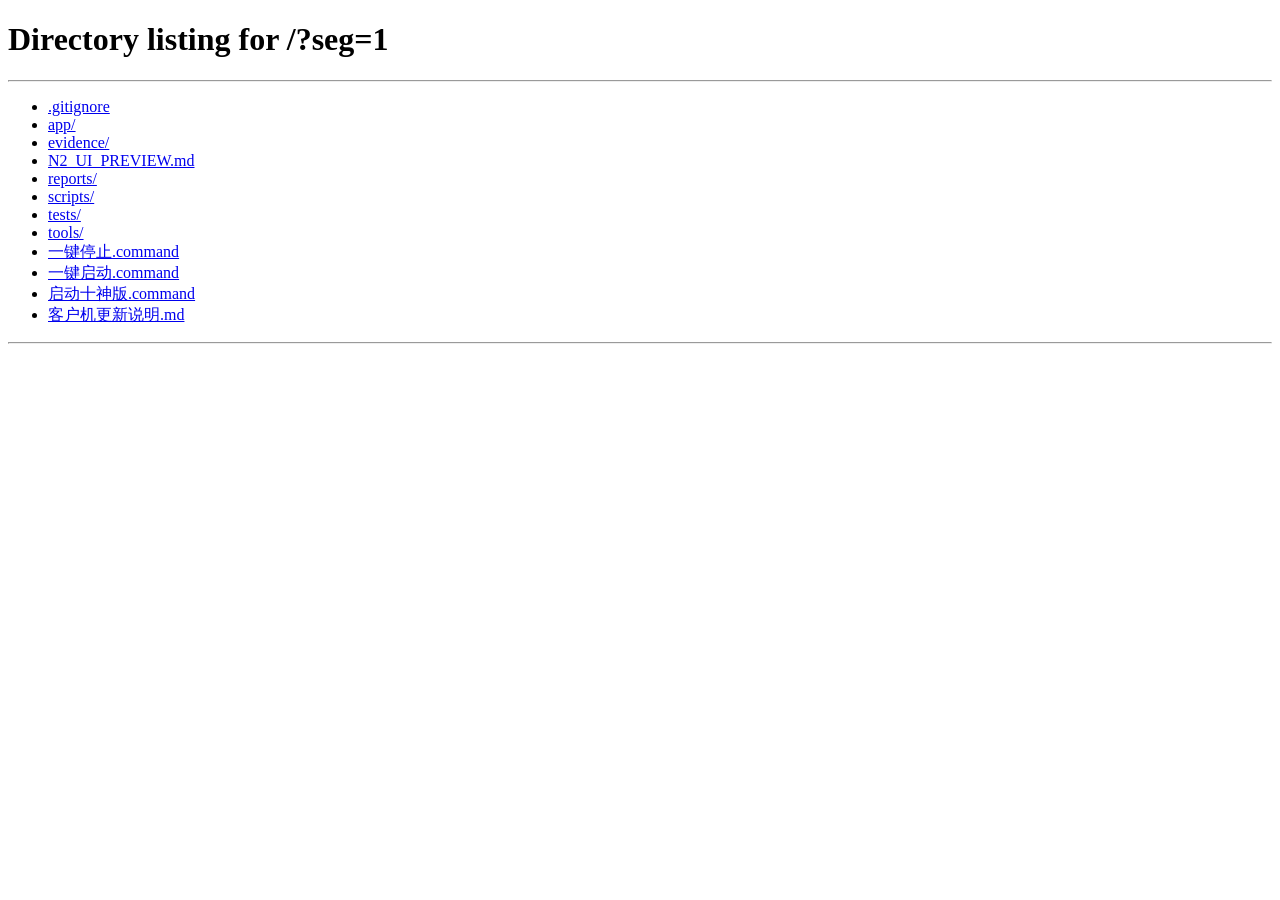
<file: app/static/seg.html>
<!DOCTYPE html>
<html lang="zh-CN" class="dark">
<head>
<meta charset="utf-8">
<meta name="viewport" content="width=device-width, initial-scale=1">
<title>100%段 · 正在跳转</title>
<link rel="icon" href="data:,">
<meta http-equiv="refresh" content="0;url=/?seg=1">
<script>
  // /seg 是早期的独立原型页；现在统一到主系统的「100%段」模式（同一份数据、同一套列与抽屉）。
  // 保留这个地址只为让旧书签/历史不落到旧界面。
  location.replace('/?seg=1');
</script>
<style>
  html, body { background: #0b1020; color: #cbd5e1; font: 14px/1.6 -apple-system, "PingFang SC", "Microsoft YaHei", sans-serif; }
  .wrap { max-width: 520px; margin: 18vh auto 0; text-align: center; }
  a { color: #818cf8; }
</style>
</head>
<body>
  <div class="wrap">
    <p>正在跳转到统一的「100%段」页面…</p>
    <p>如果没有自动跳转，点这里：<a href="/?seg=1">打开 100%段</a></p>
  </div>
</body>
</html>
</file>
<file: app/static/style.css>
/* 完全离线：不加载外部字体；使用系统等宽字体回退。 */
:root {
  --font-mono: 'JetBrains Mono', ui-monospace, SFMono-Regular, Menlo, monospace;
  
  /* 深色主题 (曜石黑金融终端) */
  --bg-body: #080c14;
  --bg-header: rgba(15, 23, 42, 0.94);
  --bg-card: #0f172a;
  --bg-card-sub: #131e33;
  --bg-input: #090e1a;
  --bg-hover: rgba(30, 41, 59, 0.6);
  --bg-active: rgba(99, 102, 241, 0.15);
  
  --border-main: #1e293b;
  --border-sub: #334155;
  
  --text-main: #f8fafc;
  --text-sub: #94a3b8;
  --text-muted: #64748b;
  
  /* 中国A股标准行情色彩规范：红涨、绿跌、黄平 */
  --stock-up: #ef4444;           /* 鲜艳绯红 */
  --stock-up-bg: rgba(239, 68, 68, 0.12);
  --stock-up-border: rgba(239, 68, 68, 0.35);
  
  --stock-down: #10b981;         /* 翡翠绿 */
  --stock-down-bg: rgba(16, 185, 129, 0.12);
  --stock-down-border: rgba(16, 185, 129, 0.35);
  
  --stock-flat: #f59e0b;         /* 琥珀金 */
  --stock-flat-bg: rgba(245, 158, 11, 0.12);
  --stock-flat-border: rgba(245, 158, 11, 0.35);
  
  --accent-indigo: #6366f1;
  --accent-gold: #f59e0b;

  /* 证据强弱色阶（稳健度 / 一致性）：不用红绿 */
  --ev-good-fg: #e0e7ff;
  --ev-good-bg: rgba(99, 102, 241, 0.32);
  --ev-good-bd: rgba(129, 140, 248, 0.65);
  --ev-mid-fg: #a5b4fc;
  --ev-mid-bg: rgba(99, 102, 241, 0.08);
  --ev-mid-bd: rgba(99, 102, 241, 0.32);
  --ev-bad-fg: #fdba74;
  --ev-bad-bg: rgba(251, 146, 60, 0.12);
  --ev-bad-bd: rgba(251, 146, 60, 0.42);
  --shadow-card: 0 10px 25px -5px rgba(0, 0, 0, 0.5), 0 8px 10px -6px rgba(0, 0, 0, 0.5);

  /* 兼容旧变量 */
  --bg: var(--bg-body);
  --fg: var(--text-main);
  --dim: var(--text-sub);
  --card: var(--bg-card);
  --line: var(--border-main);
  --up: var(--stock-up);
  --down: var(--stock-down);
  --flat: var(--stock-flat);
  --acc: var(--accent-indigo);
  --warn: var(--accent-gold);
}

/* 浅色主题 (象牙白高对比金融终端) */
html.light, body.theme-light {
  --bg-body: #f1f5f9;
  --bg-header: rgba(255, 255, 255, 0.96);
  --bg-card: #ffffff;
  --bg-card-sub: #f8fafc;
  --bg-input: #ffffff;
  --bg-hover: #f1f5f9;
  --bg-active: rgba(99, 102, 241, 0.1);
  
  --border-main: #e2e8f0;
  --border-sub: #cbd5e1;
  
  --text-main: #0f172a;
  --text-sub: #475569;
  --text-muted: #94a3b8;
  
  --stock-up: #dc2626;           /* 典雅正红 */
  --stock-up-bg: #fee2e2;
  --stock-up-border: #fca5a5;
  
  --stock-down: #059669;         /* 沉稳正绿 */
  --stock-down-bg: #d1fae5;
  --stock-down-border: #6ee7b7;
  
  --stock-flat: #d97706;
  --stock-flat-bg: #fef3c7;
  --stock-flat-border: #fde68a;
  
  --accent-indigo: #4f46e5;
  --accent-gold: #d97706;

  --ev-good-fg: #ffffff;
  --ev-good-bg: #3730a3;
  --ev-good-bd: #3730a3;
  --ev-mid-fg: #3730a3;
  --ev-mid-bg: #e8eaf6;
  --ev-mid-bd: #c7cbef;
  --ev-bad-fg: #8a4300;
  --ev-bad-bg: #fff4e5;
  --ev-bad-bd: #f2c38a;
  --shadow-card: 0 4px 6px -1px rgba(0, 0, 0, 0.05), 0 2px 4px -2px rgba(0, 0, 0, 0.05);

  --bg: var(--bg-body);
  --fg: var(--text-main);
  --dim: var(--text-sub);
  --card: var(--bg-card);
  --line: var(--border-main);
  --up: var(--stock-up);
  --down: var(--stock-down);
  --flat: var(--stock-flat);
  --acc: var(--accent-indigo);
  --warn: var(--accent-gold);
}

* { box-sizing: border-box; }
.hidden { display: none !important; }

/* 上面的 .hidden 带 !important，会永久压过 Tailwind 的 md:/xl: 显示变体，
   所以「隐藏+响应式显示」不能写成 class="hidden md:inline-flex"，只能用下面这两个类。 */
.dy-entry { display: inline-flex; align-items: center; gap: 6px; white-space: nowrap; }
.dy-tab { text-decoration: none; }

html, body {
  overflow-x: hidden;
  max-width: 100%;
}

body {
  background-color: var(--bg-body);
  color: var(--text-main);
  font: 13px/1.55 -apple-system, BlinkMacSystemFont, "Segoe UI", Roboto, "PingFang SC", "Hiragino Sans GB", "Microsoft YaHei", sans-serif;
  margin: 0;
  transition: background-color 0.2s ease, color 0.2s ease;
  -webkit-font-smoothing: antialiased;
}

.theme-card {
  background-color: var(--bg-card);
  border-color: var(--border-main);
  box-shadow: var(--shadow-card);
}
.theme-card-sub {
  background-color: var(--bg-card-sub);
  border-color: var(--border-sub);
}
.theme-input {
  background-color: var(--bg-input);
  border-color: var(--border-main);
  color: var(--text-main);
}
.theme-header {
  background-color: var(--bg-header);
  border-color: var(--border-main);
}

/* A股红涨绿跌专属色彩类 */
.c-up { color: var(--stock-up) !important; font-weight: 600; }
.c-down { color: var(--stock-down) !important; font-weight: 600; }
.c-flat { color: var(--stock-flat) !important; font-weight: 500; }

.up { color: var(--stock-up) !important; font-weight: 600; }
.down { color: var(--stock-down) !important; font-weight: 600; }
.flat { color: var(--stock-flat) !important; font-weight: 500; }
.na { color: var(--text-muted); }

.badge-up {
  color: var(--stock-up);
  background-color: var(--stock-up-bg);
  border: 1px solid var(--stock-up-border);
}
.badge-down {
  color: var(--stock-down);
  background-color: var(--stock-down-bg);
  border: 1px solid var(--stock-down-border);
}
.badge-flat {
  color: var(--stock-flat);
  background-color: var(--stock-flat-bg);
  border: 1px solid var(--stock-flat-border);
}
/* 稳健度 / 一致性 / 个股波动用独立色阶：靛蓝=稳，浅靛蓝=一般，橙=弱。
   红绿只留给涨跌（A 股红涨绿跌），证据强弱不再用红绿，避免「稳」看着像在跌。 */
.badge-stab-good {
  color: var(--ev-good-fg);
  background-color: var(--ev-good-bg);
  border: 1px solid var(--ev-good-bd);
}
.badge-stab-mid {
  color: var(--ev-mid-fg);
  background-color: var(--ev-mid-bg);
  border: 1px solid var(--ev-mid-bd);
}
.badge-stab-bad {
  color: var(--ev-bad-fg);
  background-color: var(--ev-bad-bg);
  border: 1px solid var(--ev-bad-bd);
}

/* 最低月涨幅：数值 + 样本数两行；不加色块，避免和一致性/稳健度抢视觉 */
.opp-minret {
  display: flex;
  flex-direction: column;
  align-items: center;
  gap: 1px;
  line-height: 1.15;
}
.opp-minret-n {
  font-size: 10px;
  color: #94a3b8;
  font-variant-numeric: tabular-nums;
  white-space: nowrap;
}

/* 表头多列排序：可点列、当前排序序号、标签链 */
.opp-sortable {
  cursor: pointer;
  user-select: none;
}
.opp-sortable:hover {
  color: #a5b4fc;
}
.opp-sort-active {
  color: #c7d2fe;
}
.opp-sort-head {
  display: inline-flex;
  align-items: center;
  justify-content: center;
  min-width: 14px;
  height: 14px;
  padding: 0 3px;
  border-radius: 9999px;
  font-size: 9px;
  font-weight: 700;
  color: #c7d2fe;
  background: rgba(99, 102, 241, 0.22);
  border: 1px solid rgba(129, 140, 248, 0.45);
  vertical-align: 1px;
}
.opp-sort-chip {
  display: inline-flex;
  align-items: center;
  gap: 5px;
  padding: 2px 5px 2px 3px;
  border-radius: 9999px;
  color: #c7d2fe;
  background: rgba(99, 102, 241, 0.14);
  border: 1px solid rgba(129, 140, 248, 0.38);
  cursor: pointer;
  white-space: nowrap;
}
.opp-sort-chip:hover {
  border-color: rgba(165, 180, 252, 0.75);
  background: rgba(99, 102, 241, 0.22);
}
.opp-sort-prio {
  display: inline-flex;
  align-items: center;
  justify-content: center;
  min-width: 15px;
  height: 15px;
  border-radius: 9999px;
  font-size: 9px;
  color: #e0e7ff;
  background: rgba(99, 102, 241, 0.55);
}
.opp-sort-name {
  font-weight: 600;
}
.opp-sort-dir {
  font-size: 10px;
  color: #a5b4fc;
}
.opp-sort-x {
  display: inline-flex;
  align-items: center;
  justify-content: center;
  width: 15px;
  height: 15px;
  border-radius: 9999px;
  color: #a5b4fc;
  background: transparent;
  border: 0;
  cursor: pointer;
  line-height: 1;
  font-size: 13px;
}
.opp-sort-x:hover {
  color: #fff;
  background: rgba(99, 102, 241, 0.55);
}

/* 一致性列：软色标签 + 两行数字 + 独立小标签，避免和 V1 的实色徽章抢视觉 */
.cons-cell {
  display: flex;
  flex-direction: column;
  align-items: center;
  gap: 2px;
  line-height: 1.2;
}
.cons-top {
  display: flex;
  align-items: center;
  justify-content: center;
  gap: 5px;
}
.cons-badge {
  display: inline-flex;
  align-items: center;
  padding: 1px 6px;
  border-radius: 4px;
  font-size: 10px;
  font-weight: 700;
  border: 1px solid transparent;
  white-space: nowrap;
}
.cons-badge.good {
  color: var(--ev-good-fg);
  background: var(--ev-good-bg);
  border-color: var(--ev-good-bd);
}
.cons-badge.mid {
  color: var(--ev-mid-fg);
  background: var(--ev-mid-bg);
  border-color: var(--ev-mid-bd);
}
.cons-badge.bad {
  color: var(--ev-bad-fg);
  background: var(--ev-bad-bg);
  border-color: var(--ev-bad-bd);
}
.cons-badge.none {
  color: #94a3b8;
  background: rgba(148, 163, 184, 0.10);
  border-color: rgba(148, 163, 184, 0.22);
}
.cons-k,
.cons-meta {
  font-size: 10px;
  color: var(--text-sub);
  font-variant-numeric: tabular-nums;
  white-space: nowrap;
}
.cons-meta {
  display: flex;
  align-items: center;
  justify-content: center;
  flex-wrap: wrap;
  gap: 3px;
}
.cons-meta b {
  color: var(--text-main);
  font-weight: 600;
}
.cons-tags {
  display: inline-flex;
  align-items: center;
  justify-content: center;
  flex-wrap: wrap;
  gap: 3px;
}
.cons-tag {
  padding: 0 4px;
  border-radius: 3px;
  font-size: 9px;
  font-weight: 600;
  border: 1px solid;
  line-height: 1.4;
  white-space: nowrap;
}
.cons-tag.warn,
.cons-tag.rev {
  color: var(--ev-bad-fg);
  background: var(--ev-bad-bg);
  border-color: var(--ev-bad-bd);
}
.cursor-help { cursor: help; }

/* 五行专属微色标 */
.el-wood { color: #10b981; background: rgba(16, 185, 129, 0.12); border: 1px solid rgba(16, 185, 129, 0.3); } /* 木 - 翡翠绿 */
.el-fire { color: #ef4444; background: rgba(239, 68, 68, 0.12); border: 1px solid rgba(239, 68, 68, 0.3); } /* 火 - 朱砂红 */
.el-earth { color: #f59e0b; background: rgba(245, 158, 11, 0.12); border: 1px solid rgba(245, 158, 11, 0.3); } /* 土 - 赭金黄 */
.el-metal { color: #94a3b8; background: rgba(148, 163, 184, 0.15); border: 1px solid rgba(148, 163, 184, 0.3); } /* 金 - 铂金银 */
.el-water { color: #3b82f6; background: rgba(59, 130, 246, 0.12); border: 1px solid rgba(59, 130, 246, 0.3); } /* 水 - 玄青蓝 */

/* 等宽金融数字 */
.tabular-num {
  font-family: var(--font-mono);
  font-variant-numeric: tabular-nums;
}

/* 表头强制单行不跨行 */
th, td {
  white-space: nowrap !important;
}

/* 兼容表格样式 */
table {
  width: 100%;
  border-collapse: collapse;
  background-color: var(--bg-card);
  border: 1px solid var(--border-main);
  border-radius: 12px;
  overflow: hidden;
  font-size: 12px;
}
th {
  background-color: var(--bg-card-sub);
  color: var(--text-sub);
  font-weight: 600;
  text-transform: uppercase;
  font-size: 11px;
  letter-spacing: 0.02em;
  padding: 8px 10px;
  border-bottom: 1px solid var(--border-sub);
}
td {
  padding: 7px 10px;
  border-bottom: 1px solid var(--border-main);
  vertical-align: middle;
}
th.text-center, td.text-center {
  text-align: center;
}
th.text-left, td.text-left {
  text-align: left;
}
th.text-right, td.text-right {
  text-align: right;
}
tbody tr:hover {
  background-color: var(--bg-hover);
}
tbody tr.sel {
  background-color: var(--bg-active);
}
tr.clickable { cursor: pointer; }

table.dense td, table.dense th {
  padding: 5px 6px;
  font-size: 12px;
}
table.tiny td, table.tiny th {
  padding: 4px 5px;
  font-size: 11px;
}
table.pdetail td { white-space: nowrap; overflow: hidden; text-overflow: ellipsis; }
table.opp {
  table-layout: fixed;
  width: 100%;
  min-width: 1260px;
}
table.opp th {
  white-space: nowrap !important;
  font-size: 11px;
  padding: 7px 4px;
  letter-spacing: 0.1px;
  color: var(--text-sub);
  position: relative;
}
table.opp th:not(:last-child)::after {
  content: '';
  position: absolute;
  right: 0;
  top: 25%;
  height: 50%;
  width: 1px;
  background-color: rgba(148, 163, 184, 0.18);
}
table.opp th:first-child, table.opp td:first-child {
  padding-left: 10px !important;
}
table.opp th:last-child, table.opp td:last-child {
  padding-right: 10px !important;
}
table.opp td {
  vertical-align: middle;
  padding: 5px 4px;
  font-size: 11.5px;
  overflow: hidden;
  text-overflow: ellipsis;
  box-sizing: border-box;
}
table.opp td:last-child {
  white-space: normal;
  overflow: visible;
}

/* 表单输入与按钮 */
input, select, button {
  font: inherit;
  color: var(--text-main);
  background-color: var(--bg-input);
  border: 1px solid var(--border-main);
  border-radius: 8px;
  padding: 5px 9px;
  outline: none;
  transition: all 0.15s ease;
}
input:focus, select:focus {
  border-color: var(--accent-indigo);
  box-shadow: 0 0 0 2px rgba(99, 102, 241, 0.2);
}
button { cursor: pointer; }

/* 搜索下拉与顶栏层级控制 (确保下拉建议浮于任何主体卡片之上) */
header.theme-header {
  position: relative;
  z-index: 100;
}
.searchwrap {
  position: relative;
  z-index: 101;
}
.suggest {
  position: absolute;
  left: 0;
  top: 36px;
  width: 100%;
  min-width: 340px;
  max-height: 400px;
  overflow-y: auto;
  z-index: 99999;
  background-color: var(--bg-card);
  border: 1px solid var(--border-sub);
  border-radius: 12px;
  box-shadow: 0 24px 48px -6px rgba(0, 0, 0, 0.75), 0 0 0 1px rgba(255, 255, 255, 0.08);
}
.suggest .sg {
  padding: 8px 12px;
  cursor: pointer;
  display: flex;
  gap: 8px;
  align-items: baseline;
  border-bottom: 1px solid var(--border-main);
  transition: background 0.12s ease;
}
.suggest .sg:last-child { border-bottom: none; }
.suggest .sg:hover { background-color: var(--bg-hover); }
.suggest .sg.nop b { color: var(--accent-gold); }
.suggest .sg i {
  color: var(--text-muted);
  font-style: normal;
  font-size: 11px;
  margin-left: auto;
}

/* 键值对网格 (statTable) */
.kv {
  display: grid;
  grid-template-columns: 210px 1fr;
  gap: 0 16px;
  background-color: var(--bg-card);
  border: 1px solid var(--border-main);
  border-radius: 12px;
  padding: 12px 18px;
  box-shadow: var(--shadow-card);
}
.kv-i { display: contents; }
.kv span {
  color: var(--text-sub);
  padding: 6px 0;
  border-bottom: 1px solid var(--border-main);
  font-size: 12px;
}
.kv b {
  color: var(--text-main);
  font-weight: 500;
  padding: 6px 0;
  border-bottom: 1px solid var(--border-main);
  word-break: break-all;
  font-size: 12px;
}
.detail { margin-top: 16px; }

/* 标签内容面板切换 */
.tab { display: none; }
.tab.on { display: block; }

/* ========================================================
   个股档案：紧凑头部 + 分段胶囊式子页导航（方案一：高质感金融终端分段控制栏）
   ======================================================== */
.rv-sticky {
  position: sticky;
  top: 0;
  z-index: 40;
  background: rgba(8, 12, 20, 0.94);
  backdrop-filter: blur(10px);
  -webkit-backdrop-filter: blur(10px);
  border-bottom: 1px solid var(--border-main);
  margin: 0 -2px;
  padding: 0 2px;
}
html.light .rv-sticky,
body.theme-light .rv-sticky {
  background: rgba(241, 245, 249, 0.95);
}

#stocknav-wrap {
  overflow-x: auto;
  scrollbar-width: none;
  -ms-overflow-style: none;
  padding: 4px 2px 10px;
}
#stocknav-wrap::-webkit-scrollbar {
  display: none;
}

#stocktabs {
  display: inline-flex;
  align-items: center;
  gap: 3px;
  margin: 0;
  padding: 3px;
  background: rgba(15, 23, 42, 0.85);
  border: 1px solid rgba(51, 65, 85, 0.65);
  border-radius: 9px;
  box-shadow: inset 0 1px 3px rgba(0, 0, 0, 0.35);
}
html.light #stocktabs,
body.theme-light #stocktabs {
  background: #e2e8f0;
  border-color: #cbd5e1;
  box-shadow: inset 0 1px 2px rgba(0, 0, 0, 0.06);
}

.tabs button,
.nav-tab {
  display: inline-flex;
  align-items: center;
  justify-content: center;
  gap: 6px;
  height: 32px;
  padding: 0 14px;
  border: 1px solid transparent;
  border-radius: 6px;
  background: transparent;
  color: var(--text-sub);
  font-size: 13px;
  font-weight: 500;
  white-space: nowrap;
  cursor: pointer;
  transition: all 0.16s cubic-bezier(0.4, 0, 0.2, 1);
  user-select: none;
}
.tabs button:hover,
.nav-tab:hover {
  color: #f8fafc;
  background: rgba(255, 255, 255, 0.08);
}
html.light .tabs button:hover,
html.light .nav-tab:hover,
body.theme-light .tabs button:hover,
body.theme-light .nav-tab:hover {
  color: #0f172a;
  background: rgba(0, 0, 0, 0.05);
}

.tabs button.on,
.nav-tab.on {
  color: #ffffff !important;
  font-weight: 600;
  background: linear-gradient(135deg, #4f46e5 0%, #6366f1 100%);
  border: 1px solid rgba(199, 210, 254, 0.35);
  box-shadow: 0 2px 7px rgba(79, 70, 229, 0.45), 0 1px 2px rgba(0, 0, 0, 0.25);
}
html.light .tabs button.on,
html.light .nav-tab.on,
body.theme-light .tabs button.on,
body.theme-light .nav-tab.on {
  color: #ffffff !important;
  background: linear-gradient(135deg, #4338ca 0%, #4f46e5 100%);
  border-color: #3730a3;
  box-shadow: 0 2px 5px rgba(67, 56, 202, 0.35);
}

/* 分段控制器按钮 (Segmented Control) */
.seg button {
  background: transparent;
  border: none;
  padding: 4px 12px;
  border-radius: 6px;
  cursor: pointer;
  color: var(--text-sub);
  font-weight: 500;
  transition: all 0.15s ease;
}
.seg button:hover {
  color: var(--text-main);
}
.seg button.on {
  background-color: var(--accent-indigo) !important;
  color: #ffffff !important;
  font-weight: 600;
  box-shadow: 0 1px 2px rgba(0, 0, 0, 0.2);
}

/* 机会表导航模式切换（顶栏搜索框在机会表里也常驻，选中标的直接进个股档案） */
body.board #stocksticky,
body.board #stockcard,
body.board #tengodnow,
body.board #stocknav-wrap,
body.board #stocktabs,
body.board #return-board-bar,
body.board main > .tab { display: none !important; }
body.board #board { display: flex !important; flex-direction: column; }

body:not(.board) #board { display: none !important; }

/* 月份轮盘 Popover */
.mp { position: relative; }
.mp-btn {
  display: inline-flex;
  align-items: center;
  gap: 8px;
  min-width: 250px;
  text-align: left;
  background-color: var(--bg-input);
  border: 1px solid var(--border-main);
  border-radius: 8px;
  cursor: pointer;
  font-weight: 600;
  padding: 6px 12px;
}
.mp-btn:hover { border-color: var(--accent-indigo); }
.mp-caret { margin-left: auto; color: var(--text-muted); }
.mp-pop {
  position: absolute;
  top: calc(100% + 6px);
  left: 0;
  z-index: 50;
  width: 370px;
  padding: 12px;
  background-color: var(--bg-card);
  border: 1px solid var(--border-sub);
  border-radius: 12px;
  box-shadow: 0 16px 40px rgba(0, 0, 0, 0.5);
}
.mp-head { display: flex; align-items: center; gap: 8px; margin-bottom: 10px; }
.mp-head b { font-size: 15px; letter-spacing: 1px; font-weight: 700; }
.mp-nav {
  padding: 3px 9px;
  background-color: var(--bg-card-sub);
  border: 1px solid var(--border-main);
  border-radius: 6px;
  cursor: pointer;
}
.mp-nav:hover { border-color: var(--accent-indigo); }
.mp-now { margin-left: auto; padding: 2px 9px; font-size: 12px; }
.mp-grid { display: grid; grid-template-columns: repeat(4, 1fr); gap: 6px; }
.mp-cell {
  position: relative;
  min-height: 58px;
  padding: 6px 4px 5px;
  border: 1px solid var(--border-main);
  border-radius: 8px;
  background-color: var(--bg-card-sub);
  color: var(--text-main);
  cursor: pointer;
  text-align: center;
  display: flex;
  flex-direction: column;
  justify-content: center;
  gap: 1px;
  transition: all 0.15s ease;
}
.mp-cell:hover { background-color: var(--bg-hover); border-color: var(--accent-indigo); }
.mp-cell b { font-size: 13px; font-weight: 700; }
.mp-cell .mp-pil { font-size: 12px; letter-spacing: 1px; color: var(--text-sub); }
.mp-cell .mp-tag { font-size: 10px; color: var(--text-muted); }
.mp-cell.sel {
  background-color: rgba(99, 102, 241, 0.2);
  border-color: var(--accent-indigo);
  box-shadow: inset 0 0 0 1px var(--accent-indigo);
}
.mp-cell.sel .mp-tag { color: var(--text-main); }
.mp-cell.now { border-color: var(--accent-gold); }
.mp-cell.now:not(.sel) { background-color: var(--stock-flat-bg); }
.mp-cell.has .mp-pil { color: var(--stock-down); font-weight: 600; }
.mp-cell.empty { visibility: hidden; cursor: default; }
.mp-foot { margin-top: 9px; line-height: 1.5; font-size: 11px; color: var(--text-muted); }

/* 弹窗 Drill-Down Modal
   顶栏是 z-index 100（给搜索下拉用），抽屉和弹窗都要压在它上面，否则页面在顶部时标题会被顶栏盖住；
   弹窗可能从抽屉里打开（历次对账行 → 月明细），所以弹窗再高一层。 */
.modal {
  position: fixed;
  inset: 0;
  background-color: rgba(4, 7, 16, 0.75);
  backdrop-filter: blur(8px);
  -webkit-backdrop-filter: blur(8px);
  z-index: 120;
  overflow: auto;
  padding: 34px 4vw;
}

/* 右侧抽屉 Slide Drawer */
#slide-drawer {
  position: fixed;
  inset: 0;
  z-index: 110;
  background-color: rgba(0, 0, 0, 0.65);
  backdrop-filter: blur(6px);
  -webkit-backdrop-filter: blur(6px);
  display: flex;
  justify-content: flex-end;
  transition: opacity 0.25s ease;
}
#slide-drawer.hidden {
  display: none !important;
}
#slide-drawer .drawer-content {
  width: 100%;
  max-width: 680px;
  height: 100%;
  background-color: var(--bg-card);
  border-left: 1px solid var(--border-main);
  box-shadow: -10px 0 35px rgba(0, 0, 0, 0.5);
  padding: 24px;
  display: flex;
  flex-direction: column;
  justify-content: space-between;
  overflow-y: auto;
  animation: slideDrawerIn 0.28s cubic-bezier(0.16, 1, 0.3, 1);
}
@keyframes slideDrawerIn {
  from {
    transform: translateX(100%);
    opacity: 0.6;
  }
  to {
    transform: translateX(0);
    opacity: 1;
  }
}
.modal .box {
  background-color: var(--bg-card);
  border: 1px solid var(--border-sub);
  border-radius: 14px;
  padding: 20px 24px;
  max-width: 1500px;
  margin: 0 auto;
  box-shadow: 0 25px 60px rgba(0, 0, 0, 0.6);
}
.modal #mclose {
  float: right;
  background-color: var(--bg-card-sub);
  border: 1px solid var(--border-main);
  color: var(--text-main);
  padding: 4px 12px;
  border-radius: 6px;
}
.modal #mclose:hover { border-color: var(--accent-indigo); }

/* 基础通用类 */
.mono { font-family: var(--font-mono); }
.small { font-size: 11px; color: var(--text-sub); }
.dim { color: var(--text-muted); }
.pill {
  display: inline-block;
  padding: 1px 7px;
  border-radius: 9999px;
  font-size: 11px;
  font-weight: 600;
  background: var(--bg-card-sub);
  border: 1px solid var(--border-main);
}
.pill.up { background: var(--stock-up-bg); color: var(--stock-up); border-color: var(--stock-up-border); }
.pill.down { background: var(--stock-down-bg); color: var(--stock-down); border-color: var(--stock-down-border); }
.pill.flat { background: var(--stock-flat-bg); color: var(--stock-flat); border-color: var(--stock-flat-border); }

.tag {
  display: inline-block;
  font-size: 11px;
  font-weight: 600;
  padding: 1px 7px;
  border-radius: 9999px;
  background: var(--bg-card-sub);
  border: 1px solid var(--border-main);
  color: var(--text-sub);
  margin-left: 6px;
}
.tag.warn { background: var(--stock-flat-bg); border-color: var(--stock-flat-border); color: var(--stock-flat); }
.tag.ok { background: var(--stock-down-bg); border-color: var(--stock-down-border); color: var(--stock-down); }

.chip {
  display: inline-block;
  font-size: 11px;
  font-weight: 500;
  padding: 1px 6px;
  margin: 1px 3px 1px 0;
  border-radius: 4px;
  background: var(--bg-card-sub);
  border: 1px solid var(--border-main);
  color: var(--text-main);
  white-space: nowrap;
}
.chip.cand {
  background: var(--stock-flat-bg);
  border-color: var(--stock-flat-border);
  color: var(--stock-flat);
}

.hint {
  color: var(--text-sub);
  font-size: 12px;
  background-color: var(--bg-card-sub);
  border-left: 3px solid var(--accent-indigo);
  padding: 8px 12px;
  border-radius: 0 8px 8px 0;
  margin: 10px 0;
}
.years {
  background-color: var(--bg-card-sub);
  border: 1px solid var(--border-main);
  border-radius: 8px;
  padding: 8px 12px;
  margin-bottom: 10px;
  font-size: 12px;
}
.years b { color: var(--text-sub); margin-right: 6px; }

/* 页面五导出按钮的禁用态：无行可导时靠 title 说明原因，视觉上必须能看出不可点 */
#o-export:disabled { opacity: .45; cursor: not-allowed; }

/* 滚动条 */
::-webkit-scrollbar { width: 6px; height: 6px; }
::-webkit-scrollbar-track { background: transparent; }
::-webkit-scrollbar-thumb { background: rgba(148, 163, 184, 0.25); border-radius: 3px; }
::-webkit-scrollbar-thumb:hover { background: rgba(148, 163, 184, 0.4); }

/* ---------------- 自定义即时悬浮提示 (Instant Tooltip) ---------------- */
.app-tooltip {
  position: fixed;
  z-index: 999999;
  max-width: 360px;
  min-width: 180px;
  padding: 10px 14px;
  border-radius: 8px;
  pointer-events: none;
  opacity: 0;
  transform: translateY(4px) scale(0.98);
  transition: opacity 0.15s cubic-bezier(0.16, 1, 0.3, 1), transform 0.15s cubic-bezier(0.16, 1, 0.3, 1);
  box-shadow: 0 12px 32px -4px rgba(0, 0, 0, 0.5), 0 4px 12px -2px rgba(0, 0, 0, 0.3);
  backdrop-filter: blur(12px);
  -webkit-backdrop-filter: blur(12px);
  background: rgba(15, 23, 42, 0.95);
  border: 1px solid rgba(99, 102, 241, 0.35);
  color: #f1f5f9;
  font-family: ui-sans-serif, system-ui, -apple-system, BlinkMacSystemFont, "Segoe UI", Roboto, "Helvetica Neue", Arial, sans-serif;
  text-align: left;
  line-height: 1.5;
  box-sizing: border-box;
}

/* 浅色主题下的 Tooltip */
html.light .app-tooltip, body.theme-light .app-tooltip {
  background: rgba(255, 255, 255, 0.97);
  border: 1px solid rgba(99, 102, 241, 0.25);
  box-shadow: 0 12px 28px -4px rgba(0, 0, 0, 0.12), 0 4px 10px -2px rgba(0, 0, 0, 0.06);
  color: #1e293b;
}

.app-tooltip.visible {
  opacity: 1;
  transform: translateY(0) scale(1);
}

.app-tooltip[data-placement="top"] {
  transform: translateY(-4px) scale(0.98);
}
.app-tooltip[data-placement="top"].visible {
  transform: translateY(0) scale(1);
}

/* 小三角箭头 */
.app-tooltip-arrow {
  position: absolute;
  width: 10px;
  height: 10px;
  background: inherit;
  border: inherit;
  pointer-events: none;
  transform: translateX(-50%) rotate(45deg);
}

.app-tooltip[data-placement="bottom"] .app-tooltip-arrow {
  top: -6px;
  border-right: none;
  border-bottom: none;
}

.app-tooltip[data-placement="top"] .app-tooltip-arrow {
  bottom: -6px;
  border-left: none;
  border-top: none;
}

/* Tooltip 内部结构 */
.app-tip-head {
  display: flex;
  align-items: center;
  justify-content: space-between;
  gap: 8px;
  padding-bottom: 6px;
  margin-bottom: 6px;
  border-bottom: 1px solid rgba(148, 163, 184, 0.2);
}
.app-tip-title {
  display: flex;
  align-items: center;
  gap: 6px;
  font-size: 12px;
  font-weight: 700;
  color: #a5b4fc;
}
html.light .app-tip-title {
  color: #4f46e5;
}
.app-tip-badge {
  font-size: 10px;
  font-weight: 600;
  padding: 1px 6px;
  border-radius: 9999px;
  background: rgba(99, 102, 241, 0.15);
  color: #c7d2fe;
  border: 1px solid rgba(129, 140, 248, 0.3);
  white-space: nowrap;
}
html.light .app-tip-badge {
  background: rgba(99, 102, 241, 0.1);
  color: #4338ca;
  border-color: rgba(99, 102, 241, 0.2);
}
.app-tip-paras {
  font-size: 11px;
  color: #cbd5e1;
  display: flex;
  flex-direction: column;
  gap: 5px;
}
html.light .app-tip-paras {
  color: #334155;
}
.app-tip-foot {
  margin-top: 8px;
  padding-top: 6px;
  border-top: 1px solid rgba(148, 163, 184, 0.2);
  font-size: 10px;
  color: #a5b4fc;
  display: flex;
  align-items: center;
  gap: 6px;
  font-weight: 500;
}
html.light .app-tip-foot {
  color: #4f46e5;
}
.app-tip-dot {
  width: 5px;
  height: 5px;
  border-radius: 50%;
  background: #6366f1;
  flex-shrink: 0;
}

/* 带有说明的表头与可排列表头视觉优化 */
th.cursor-help, th[data-tip] {
  cursor: help;
  text-decoration: underline dotted rgba(148, 163, 184, 0.4);
  text-underline-offset: 3px;
  transition: color 0.15s ease, text-decoration-color 0.15s ease;
}
th.cursor-help:hover, th[data-tip]:hover {
  text-decoration-color: rgba(165, 180, 252, 0.85);
  color: #e0e7ff;
}
th.opp-sortable {
  cursor: pointer;
}
th.opp-sortable:hover {
  color: #a5b4fc;
}

/* ============================================================
   月度自动更新（T3）：页头状态行 / 手动更新按钮 / 确认弹窗 / 进度面板
   全部为新增专用类。刻意不使用 hidden md:block 这类 Tailwind 响应式组合：
   上面的 .hidden{display:none!important} 会永久压过它（V1.2.1 入口看不见的老坑）。
   显示/隐藏只靠「增删 .hidden」这一种机制，默认态由本文件自己声明。
   ============================================================ */
.db-stamp-wrap {
  display: inline-flex;
  align-items: center;
  gap: 6px;
  max-width: 260px;
  min-width: 0;
}
.db-stamp {
  display: inline-flex;
  align-items: center;
  gap: 6px;
  height: 26px;
  padding: 0 9px;
  border-radius: 9999px;
  border: 1px solid var(--border-main);
  background-color: var(--bg-card-sub);
  font-size: 11px;
  line-height: 1;
  color: var(--text-sub);
  max-width: 240px;
  min-width: 0;
  overflow: hidden;
  cursor: help;
  white-space: nowrap;
}
.db-stamp-dot {
  width: 6px;
  height: 6px;
  border-radius: 50%;
  background-color: #10b981;
  flex-shrink: 0;
}
.db-stamp-main {
  display: block;
  white-space: nowrap;
  overflow: hidden;
  text-overflow: ellipsis;
  min-width: 0;
}
.db-stamp-dates,
.db-stamp-hint {
  display: none !important;
}
/* 常态中性灰；异常才变色（黄＝需注意，红＝失败，靛蓝＝更新中） */
.db-stamp.is-run { border-color: rgba(99, 102, 241, 0.45); color: var(--accent-indigo); }
.db-stamp.is-run .db-stamp-dot { background-color: var(--accent-indigo); }
.db-stamp.is-warn { border-color: var(--stock-flat-border); background-color: var(--stock-flat-bg); color: var(--stock-flat); }
.db-stamp.is-warn .db-stamp-dot { background-color: var(--stock-flat); }
.db-stamp.is-bad  { border-color: var(--stock-up-border); background-color: var(--stock-up-bg); color: var(--stock-up); }
.db-stamp.is-bad  .db-stamp-dot { background-color: var(--stock-up); }

.upd-btn {
  display: inline-flex;
  align-items: center;
  font-size: 11px;
  line-height: 1;
  padding: 3px 8px;
  border-radius: 6px;
  border: 1px solid var(--border-sub);
  background-color: var(--bg-card-sub);
  color: var(--text-sub);
  cursor: pointer;
  white-space: nowrap;
  transition: border-color 0.15s ease, color 0.15s ease;
}
.upd-btn:hover { border-color: var(--accent-indigo); color: var(--text-main); }
.upd-btn:focus-visible { outline: 2px solid var(--accent-indigo); outline-offset: 1px; }
.upd-btn[disabled] { opacity: 0.5; cursor: not-allowed; }

/* 确认弹窗：复用 .modal / .box，只把宽度收窄 */
.modal .box.upd-confirm-box { max-width: 560px; position: relative; }
.upd-title { font-size: 15px; font-weight: 600; color: var(--text-main); margin: 0 0 10px; }
.upd-body { font-size: 12px; color: var(--text-sub); line-height: 1.7; }
.upd-body ul { margin: 0; padding-left: 18px; }
.upd-x {
  float: right;
  background-color: var(--bg-card-sub);
  border: 1px solid var(--border-main);
  color: var(--text-sub);
  padding: 3px 9px;
  border-radius: 6px;
  cursor: pointer;
  font-size: 12px;
}
.upd-x:hover { border-color: var(--accent-indigo); }
.upd-err { display: block; min-height: 0; margin: 10px 0 0; font-size: 11px; color: var(--stock-up); }
.upd-err:empty { display: none; }
.upd-actions { display: flex; justify-content: flex-end; gap: 8px; margin-top: 16px; }
.upd-ghost, .upd-primary {
  font-size: 12px;
  padding: 6px 14px;
  border-radius: 8px;
  cursor: pointer;
  border: 1px solid var(--border-main);
}
.upd-ghost { background-color: var(--bg-card-sub); color: var(--text-sub); }
.upd-primary { background-color: var(--accent-indigo); border-color: var(--accent-indigo); color: #fff; font-weight: 600; }
.upd-primary[disabled] { opacity: 0.55; cursor: not-allowed; }

/* 进度面板：右下角小块，不遮首屏主内容，不是顶部横幅 */
.upd-panel {
  position: fixed;
  right: 16px;
  bottom: 16px;
  z-index: 80;
  width: 420px;
  max-width: calc(100vw - 32px);
  max-height: 46vh;
  overflow: hidden;
  display: flex;
  flex-direction: column;
  gap: 8px;
  padding: 12px 14px;
  border-radius: 12px;
  background-color: var(--bg-card);
  border: 1px solid var(--border-sub);
  box-shadow: var(--shadow-card);
}
.upd-panel-head { display: flex; align-items: center; justify-content: space-between; }
.upd-panel-title { font-size: 12px; font-weight: 600; color: var(--text-main); }
.upd-panel-status { font-size: 11px; color: var(--text-sub); line-height: 1.5; }
.upd-panel-status.is-warn { color: var(--stock-flat); }
.upd-panel-status.is-bad { color: var(--stock-up); }
.upd-stages { display: flex; flex-direction: column; gap: 2px; overflow-y: auto; font-size: 11px; }
.upd-stage { display: flex; gap: 8px; align-items: baseline; color: var(--text-sub); }
.upd-stage .s-node { font-family: var(--font-mono); flex: 1 1 auto; overflow-wrap: anywhere; }
.upd-stage .s-stat { white-space: nowrap; }
.upd-stage .s-dur { white-space: nowrap; color: var(--text-muted); }
.upd-stage .s-note { flex-basis: 100%; color: var(--text-muted); }
.upd-stage.done .s-stat { color: var(--text-main); }
.upd-stage.run .s-stat { color: var(--stock-flat); }
.upd-stage.bad .s-stat { color: var(--stock-up); }
/* 日志尾部：等宽、可滚动，不全屏铺开 */
.upd-log {
  margin: 0;
  padding: 8px 10px;
  border-radius: 8px;
  background-color: var(--bg-input);
  border: 1px solid var(--border-main);
  font-family: var(--font-mono);
  font-size: 10px;
  line-height: 1.5;
  color: var(--text-sub);
  max-height: 150px;
  overflow: auto;
  white-space: pre-wrap;
  overflow-wrap: anywhere;
}

/* ============================================================
   两段式「手动保底」：确认弹窗里摆只读检查结论（T3-b，全部加法）
   沿用上面既有 .modal/.box/.upd-*，不新增横幅与页签。
   依旧刻意不写 hidden md:* 组合——.hidden{display:none!important} 会把它压掉。
   ============================================================ */
.upd-gates { display: flex; flex-direction: column; gap: 5px; margin: 0 0 10px; }
.upd-gate {
  display: grid;
  grid-template-columns: 48px 1fr;
  align-items: baseline;
  gap: 1px 8px;
  padding: 4px 6px;
  border-radius: 8px;
  border: 1px solid var(--border-main);
  background-color: var(--bg-card-sub);
}
.upd-gate .g-res {
  font-size: 11px;
  font-weight: 600;
  text-align: center;
  border-radius: 6px;
  border: 1px solid var(--border-sub);
  padding: 1px 2px;
  white-space: nowrap;
}
/* 过＝灰底不抢视线；不过＝既有红色变量，和页面涨跌同色系，不新造颜色 */
.upd-gate.pass .g-res { color: var(--text-muted); }
.upd-gate.fail .g-res { color: var(--stock-up); border-color: var(--stock-up-border); }
/* 「不判」＝本次只读检查判不了这道闸（既不是通过也不是失败）：用中性虚线，不与 fail 同色 */
.upd-gate.undecided .g-res { color: var(--text-muted); border-style: dashed; }
.upd-gate.undecided { border-style: dashed; }
.upd-gate .g-name { font-size: 12px; color: var(--text-sub); overflow-wrap: anywhere; }
.upd-gate .g-detail {
  grid-column: 2;
  font-size: 11px;
  line-height: 1.5;
  color: var(--text-muted);
  overflow-wrap: anywhere;
}
/* 源/库/滞后/预计耗时/磁盘余量：标签-值两列，值一律原样回显后端字段 */
.upd-meta {
  display: grid;
  grid-template-columns: max-content 1fr;
  gap: 2px 10px;
  margin-top: 10px;
  padding-top: 8px;
  border-top: 1px solid var(--border-main);
  font-size: 11px;
  line-height: 1.6;
}
.upd-meta .m-k { color: var(--text-muted); white-space: nowrap; }
.upd-meta .m-v { color: var(--text-sub); overflow-wrap: anywhere; }
.upd-fail { font-size: 12px; color: var(--stock-up); overflow-wrap: anywhere; }
/* 说明态主按钮：不可点的时候不许还穿着紫色主按钮的皮（会让人以为点了就能跑） */
.upd-primary.is-blocked {
  background-color: var(--bg-card-sub);
  border-color: var(--border-sub);
  border-style: dashed;
  color: var(--text-muted);
  font-weight: 400;
  opacity: 1;
  cursor: not-allowed;
}
/* 说明态主按钮文案比「确认并写库」长：允许换行、占满剩余宽度，不撑破弹窗 */
.upd-confirm-box .upd-actions { flex-wrap: wrap; }
.upd-confirm-box .upd-actions .upd-primary { max-width: 100%; margin-left: auto; }

/* 页面三：旬/段三层窗口视图 分组与窗位样式 */
.grp-even { background-color: rgba(15, 23, 42, 0.45); }
.grp-odd { background-color: rgba(19, 30, 51, 0.7); }
.grp-border-top { border-top: 2px solid rgba(99, 102, 241, 0.4) !important; }

/* 当前时令与旬/段高亮与呼吸脉冲动画 */
@keyframes pulseGlow {
  0%, 100% { opacity: 1; transform: scale(1); }
  50% { opacity: 0.4; transform: scale(1.15); }
}
.pulse-dot {
  display: inline-block;
  width: 6px;
  height: 6px;
  border-radius: 9999px;
  background-color: #34d399;
  animation: pulseGlow 1.8s cubic-bezier(0.4, 0, 0.6, 1) infinite;
}
.current-window-glow {
  box-shadow: 0 0 0 1.5px rgba(99, 102, 241, 0.6), 0 0 12px rgba(99, 102, 241, 0.3) !important;
  border-color: #818cf8 !important;
}
.now-pill-tag {
  display: inline-flex;
  align-items: center;
  gap: 3px;
  padding: 1px 5px;
  border-radius: 4px;
  background-color: rgba(99, 102, 241, 0.25);
  border: 1px solid rgba(129, 140, 248, 0.5);
  color: #c7d2fe;
  font-size: 10px;
  font-weight: 700;
  line-height: 1;
}




/* =====================================================================
   UI 改版 v2（ui/revamp 分支）：顶栏导航 / 设置菜单 / 机会表首页
   全部走主站颜色变量，深色、浅色主题自动跟随。
   ===================================================================== */

/* 不再用闪烁动画抢注意力：当下窗位只留一个静态圆点 */
.pulse-dot { animation: none; background-color: var(--accent-indigo); }
#tab-lowpoint .animate-pulse,
#tab-lowpoint .animate-ping { animation: none !important; }

/* 主导航 */
.rv-nav { display: inline-flex; flex-wrap: wrap; align-items: center; gap: 2px; padding: 2px; border-radius: 10px;
  background: var(--bg-card-sub); border: 1px solid var(--border-main); }
.rv-nav-btn { display: inline-flex; align-items: center; gap: 5px; height: 30px; padding: 0 11px; border: 0; border-radius: 8px; background: transparent;
  color: var(--text-sub); font-size: 12.5px; font-weight: 500; white-space: nowrap; cursor: pointer; text-decoration: none; }
.rv-nav-btn:hover { color: var(--text-main); }
.rv-nav-btn.on { background: var(--accent-indigo); color: #fff; font-weight: 600;
  box-shadow: 0 1px 2px rgba(0, 0, 0, 0.18); }
.rv-nav-sep { width: 1px; height: 18px; background: var(--border-sub); margin: 0 3px; opacity: 0.7; flex-shrink: 0; }
.rv-nav-pair { display: inline-flex; align-items: center; gap: 2px; padding: 1px 2px; border-radius: 8px;
  background: rgba(99, 102, 241, 0.08); border: 1px solid rgba(99, 102, 241, 0.2); }
html.light .rv-nav-pair, body.theme-light .rv-nav-pair {
  background: rgba(79, 70, 229, 0.06); border-color: rgba(79, 70, 229, 0.22);
}
.rv-nav-pill { display: inline-flex; align-items: center; height: 16px; padding: 0 5px; border-radius: 999px;
  font-size: 10px; font-weight: 700; line-height: 1; font-variant-numeric: tabular-nums;
  background: rgba(148, 163, 184, 0.16); color: var(--text-sub); border: 1px solid var(--border-sub); }
.rv-nav-pill.is-hot { background: rgba(239, 68, 68, 0.16); color: var(--stock-up); border-color: var(--stock-up-border); }
.rv-nav-btn.on .rv-nav-pill { background: rgba(255, 255, 255, 0.22); color: #fff; border-color: rgba(255, 255, 255, 0.35); }
.rv-nav-sub { font-size: 10.5px; color: var(--text-muted); font-weight: 400; max-width: 78px; overflow: hidden; text-overflow: ellipsis; white-space: nowrap; }
.rv-nav-btn.on .rv-nav-sub { color: rgba(255, 255, 255, 0.85); }
.rv-nav-mode-tag { display: inline-flex; align-items: center; height: 22px; padding: 0 8px; border-radius: 999px;
  font-size: 11px; font-weight: 650; color: var(--accent-indigo); background: var(--bg-active);
  border: 1px solid rgba(99, 102, 241, 0.35); white-space: nowrap; }

/* 搜票联想键盘高亮与行内直达按钮 */
.suggest .sg { display: flex; align-items: center; justify-content: space-between; gap: 8px; }
.suggest .sg.sg-active { background: var(--bg-hover); outline: 1px solid var(--accent-indigo); outline-offset: -1px; }
.ns-prof-go { padding: 1px 6px; border-radius: 5px; border: 1px solid var(--border-sub); background: var(--bg-card-sub);
  color: var(--accent-indigo); font-size: 10.5px; font-weight: 600; cursor: pointer; white-space: nowrap; }
.ns-prof-go:hover { border-color: var(--accent-indigo); background: var(--bg-active); }

/* 跨模块身份徽章（生存者 / 模拟盘） */
.xm-badge { display: inline-flex; align-items: center; height: 17px; padding: 0 5px; border-radius: 5px;
  font-size: 9.5px; font-weight: 700; line-height: 1; text-decoration: none; white-space: nowrap;
  border: 1px solid var(--border-sub); background: var(--bg-card-sub); color: var(--text-sub); }
.xm-badge:hover { filter: brightness(1.08); text-decoration: none; }
.xm-badge.xm-sv-b { color: #fecaca; background: rgba(239, 68, 68, 0.22); border-color: rgba(239, 68, 68, 0.55); }
.xm-badge.xm-sv-watch { color: #fde68a; background: rgba(245, 158, 11, 0.16); border-color: rgba(245, 158, 11, 0.45); }
.xm-badge.xm-sv-a { color: #a7f3d0; background: rgba(16, 185, 129, 0.14); border-color: rgba(16, 185, 129, 0.42); }
.xm-badge.xm-sv-d { color: var(--text-sub); background: var(--bg-card-sub); border-color: var(--border-sub); }
.xm-badge.xm-pp-pos { color: #c7d2fe; background: rgba(99, 102, 241, 0.22); border-color: rgba(129, 140, 248, 0.55); }
.xm-badge.xm-pp-buy { color: #fca5a5; background: rgba(239, 68, 68, 0.16); border-color: rgba(239, 68, 68, 0.45); }
.xm-badge.xm-pp-exit { color: #fcd34d; background: rgba(245, 158, 11, 0.18); border-color: rgba(245, 158, 11, 0.48); }
html.light .xm-badge.xm-sv-b, body.theme-light .xm-badge.xm-sv-b { color: #b91c1c; background: #fee2e2; border-color: #fca5a5; }
html.light .xm-badge.xm-sv-watch, body.theme-light .xm-badge.xm-sv-watch { color: #92400e; background: #fef3c7; border-color: #fcd34d; }
html.light .xm-badge.xm-sv-a, body.theme-light .xm-badge.xm-sv-a { color: #047857; background: #d1fae5; border-color: #6ee7b7; }
html.light .xm-badge.xm-pp-pos, body.theme-light .xm-badge.xm-pp-pos { color: #3730a3; background: #e0e7ff; border-color: #a5b4fc; }
html.light .xm-badge.xm-pp-buy, body.theme-light .xm-badge.xm-pp-buy { color: #b91c1c; background: #fee2e2; border-color: #fca5a5; }
html.light .xm-badge.xm-pp-exit, body.theme-light .xm-badge.xm-pp-exit { color: #92400e; background: #fef3c7; border-color: #fcd34d; }

/* 抽屉走势图浅色主题自适应 */
.rv-chart-card { background: var(--bg-card-sub); border: 1px solid var(--border-main); border-radius: 12px; }
html.light .rv-chart-card, body.theme-light .rv-chart-card { background: var(--bg-card-sub) !important; border-color: var(--border-main) !important; }
html.light .rv-chart-card .text-slate-200,
html.light .rv-chart-card .text-slate-300,
html.light .rv-chart-card .text-slate-400 { color: var(--text-main); }
html.light .rv-chart-card .text-slate-500 { color: var(--text-sub); }
html.light .rv-chart-card .bg-cyan-950\/30 { background-color: rgba(8, 145, 178, 0.08); }
html.light .rv-chart-card .text-cyan-100\/90 { color: var(--text-main); }
html.light .rv-chart-card .text-cyan-300 { color: #0e7490; }
html.light .rv-chart-card .bg-slate-900\/60 { background-color: var(--bg-card); }
html.light .rv-chart-card rect[fill="#020617"] { fill: var(--bg-card); }
html.light .rv-chart-card .hover\:stroke-white:hover { stroke: #0f172a; }

/* 全局通用返回条 */
.rv-ret-bar { display: flex; flex-wrap: wrap; align-items: center; gap: 10px; font-size: 12px; padding: 8px 12px;
  border-radius: 12px; background: var(--bg-card); border: 1px solid var(--border-main); box-shadow: var(--shadow-card); }

/* 下拉菜单 / 弹出层 */
.rv-menu { position: relative; display: inline-flex; }
.rv-pop { position: absolute; top: calc(100% + 6px); left: 0; z-index: 60; min-width: 200px;
  padding: 8px; border-radius: 12px; background: var(--bg-card); border: 1px solid var(--border-sub);
  box-shadow: 0 16px 40px rgba(0, 0, 0, 0.35); }
.rv-pop-right { left: auto; right: 0; }
.rv-icon-btn { display: inline-flex; align-items: center; justify-content: center; width: 32px; height: 32px;
  border-radius: 8px; border: 1px solid var(--border-main); background: var(--bg-card);
  color: var(--text-sub); cursor: pointer; }
.rv-icon-btn:hover { border-color: var(--accent-indigo); color: var(--text-main); }
.rv-menu-item { display: flex; align-items: center; gap: 8px; width: 100%; padding: 8px 10px;
  border: 0; border-radius: 8px; background: transparent; color: var(--text-main); font-size: 13px;
  text-align: left; cursor: pointer; white-space: nowrap; }
.rv-menu-item:hover { background: var(--bg-hover); }
.rv-menu-item.rv-danger { color: var(--stock-up); }

/* 页头 */
.rv-pagehead { display: flex; flex-wrap: wrap; align-items: baseline; gap: 4px 14px; padding: 2px 4px; }
.rv-h { margin: 0; font-size: 18px; font-weight: 700; color: var(--text-main); }
.rv-sub { font-size: 12px; color: var(--text-sub); }
.rv-link { margin-left: auto; display: inline-flex; align-items: center; gap: 4px; border: 0;
  background: transparent; color: var(--accent-indigo); font-size: 12.5px; cursor: help; }

/* 卡片行 */
.rv-card { border-radius: 12px; border: 1px solid var(--border-main); background: var(--bg-card);
  box-shadow: var(--shadow-card); padding: 10px 14px; }
.rv-row { display: flex; flex-wrap: wrap; align-items: center; gap: 10px; font-size: 12px; }
.rv-note { font-size: 11.5px; color: var(--text-sub); font-weight: 400; }

/* 按钮 */
.rv-btn { display: inline-flex; align-items: center; gap: 6px; height: 32px; padding: 0 12px;
  border-radius: 8px; border: 1px solid var(--border-sub); background: var(--bg-card-sub);
  color: var(--text-main); font-size: 12.5px; white-space: nowrap; cursor: pointer; }
.rv-btn:hover:not([disabled]) { border-color: var(--accent-indigo); }
.rv-btn[disabled] { opacity: 0.5; cursor: not-allowed; }
.rv-btn-pri { background: var(--accent-indigo); border-color: var(--accent-indigo); color: #fff; font-weight: 600; }
.rv-btn-sm { height: 26px; padding: 0 8px; font-size: 11.5px; }
.rv-count { display: inline-flex; align-items: center; justify-content: center; min-width: 18px; height: 18px;
  padding: 0 5px; border-radius: 9px; background: var(--accent-indigo); color: #fff; font-size: 10.5px; font-weight: 700; }

/* 方案 A：统一紧凑控制卡 + 单行选月 + 扁平开关 + 合并表格工具栏 + 单层满屏滚动 */
.rv-ctrl-card {
  border-radius: 10px;
  border: 1px solid var(--border-main);
  background: var(--bg-card);
  box-shadow: var(--shadow-card);
  padding: 6px 12px;
}
.rv-ctrl-row {
  display: flex;
  flex-wrap: wrap;
  align-items: center;
  gap: 6px 8px;
  padding: 2px 0;
  font-size: 12px;
}
.rv-ctrl-row-sep {
  margin-top: 5px;
  padding-top: 6px;
  border-top: 1px solid var(--border-main);
}
.rv-ctrl-adv {
  margin: 5px -12px -6px;
  padding: 7px 12px;
  border-top: 1px solid var(--border-main);
  background: rgba(99, 102, 241, 0.04);
  border-radius: 0 0 10px 10px;
}
html.light .rv-ctrl-adv,
body.theme-light .rv-ctrl-adv {
  background: rgba(79, 70, 229, 0.03);
}
.rv-ctrl-card select,
.rv-ctrl-card input:not([type="checkbox"]),
.rv-tbl-toolbar select,
.rv-tbl-toolbar input:not([type="checkbox"]),
.rv-pager select {
  height: 28px;
  padding: 3px 8px;
  font-size: 12px;
  border-radius: 7px;
}
.rv-month-btn-slim {
  display: inline-flex;
  align-items: center;
  gap: 6px;
  min-height: 28px;
  min-width: 0;
  padding: 3px 10px;
  border-radius: 7px;
  border: 1px solid var(--border-sub);
  background-color: var(--bg-input);
  font-size: 12.5px;
  font-weight: 600;
  text-align: left;
  cursor: pointer;
}
.rv-month-btn-slim:hover { border-color: var(--accent-indigo); }
.rv-month-btn-slim .rv-month-main { font-size: 12.5px; font-weight: 700; }
.rv-month-sub-inline {
  font-size: 11.5px;
  color: var(--text-sub);
  white-space: nowrap;
  font-variant-numeric: tabular-nums;
}
.rv-pill-chk {
  display: inline-flex;
  align-items: center;
  gap: 4px;
  height: 26px;
  padding: 0 8px;
  border-radius: 6px;
  border: 1px solid var(--border-main);
  background: var(--bg-input);
  color: var(--text-sub);
  font-size: 11.5px;
  white-space: nowrap;
  cursor: pointer;
  user-select: none;
  transition: border-color 0.15s ease, background-color 0.15s ease, color 0.15s ease;
}
.rv-pill-chk:hover { border-color: var(--accent-indigo); color: var(--text-main); }
.rv-pill-chk:has(input:checked) {
  border-color: rgba(99, 102, 241, 0.55);
  background: var(--bg-active);
  color: var(--text-main);
  font-weight: 600;
}
.rv-pill-chk input { margin: 0; padding: 0; accent-color: var(--accent-indigo); cursor: pointer; }
.rv-adv-badge {
  display: inline-flex;
  align-items: center;
  justify-content: center;
  min-width: 16px;
  height: 16px;
  padding: 0 4px;
  border-radius: 9999px;
  background: var(--accent-indigo);
  color: #fff;
  font-size: 10px;
  font-weight: 700;
}
#o-adv-btn[aria-expanded="true"] {
  border-color: var(--accent-indigo);
  background: var(--bg-active);
}

/* 合并表格卡片与工具栏 */
.rv-tbl-card {
  background: var(--bg-card);
  border-color: var(--border-main);
  box-shadow: var(--shadow-card);
}
.rv-tbl-toolbar {
  display: flex;
  flex-wrap: wrap;
  align-items: center;
  justify-content: space-between;
  gap: 6px 10px;
  padding: 6px 12px;
  border-bottom: 1px solid var(--border-main);
  background: var(--bg-card);
  flex-shrink: 0;
}
.rv-tbl-tb-left {
  display: flex;
  flex-wrap: wrap;
  align-items: center;
  gap: 6px 10px;
  min-width: 0;
  font-size: 12px;
}
.rv-tbl-tb-right {
  display: flex;
  flex-wrap: wrap;
  align-items: center;
  gap: 6px;
  margin-left: auto;
}
.rv-status-inline {
  display: inline-flex;
  flex-wrap: wrap;
  align-items: center;
  gap: 6px;
  font-size: 11.5px;
  color: var(--text-sub);
}
.rv-live-pill {
  display: inline-flex;
  align-items: center;
  gap: 4px;
  padding: 1px 7px;
  border-radius: 9999px;
  background: var(--stock-flat-bg);
  border: 1px solid var(--stock-flat-border);
  color: var(--stock-flat);
  font-size: 11px;
  font-weight: 600;
  white-space: nowrap;
}

/* 选月按钮：保留旧类以兼容其他引用 */
.rv-month-btn { display: inline-flex; align-items: center; gap: 10px; min-height: 44px; padding: 4px 12px; text-align: left; }
.rv-month-lines { display: flex; flex-direction: column; line-height: 1.3; }
.rv-month-main { font-size: 14px; font-weight: 700; color: var(--text-main); white-space: nowrap; }
.rv-month-main .rv-month-alias { font-weight: 400; color: var(--text-sub); }
.rv-month-main .rv-month-tag { margin-left: 6px; padding: 0 6px; border-radius: 4px; font-size: 11px; font-weight: 600;
  border: 1px solid var(--border-sub); color: var(--text-sub); }
.rv-month-sub { font-size: 11px; color: var(--text-sub); white-space: nowrap; }

/* 此时此刻 */
.rv-now { display: inline-flex; align-items: center; gap: 5px; font-size: 12px; color: var(--text-sub); white-space: nowrap; }
.rv-now b { color: var(--text-main); }
.rv-dot { width: 7px; height: 7px; border-radius: 50%; background: var(--accent-indigo); }

/* 更多筛选面板 */
.rv-more-pop { width: min(680px, calc(100vw - 32px)); padding: 14px; display: grid;
  grid-template-columns: repeat(2, minmax(0, 1fr)); gap: 12px; }
.rv-fgrp { display: flex; flex-wrap: wrap; align-items: center; gap: 6px; padding: 5px 9px;
  border-radius: 10px; border: 1px solid var(--border-main); background: var(--bg-card-sub); }
.rv-grp { display: flex; flex-direction: column; gap: 8px; padding: 12px; border-radius: 10px;
  border: 1px solid var(--border-main); background: var(--bg-card-sub); }
.rv-grp h3 { margin: 0; font-size: 12.5px; font-weight: 700; color: var(--text-main); }
.rv-inline { display: flex; flex-wrap: wrap; align-items: center; gap: 6px; }
.rv-chk { display: inline-flex; align-items: center; gap: 6px; height: 30px; padding: 0 10px; border-radius: 15px;
  border: 1px solid var(--border-sub); background: var(--bg-card); color: var(--text-main); font-size: 12px;
  white-space: nowrap; cursor: pointer; }
.rv-chk:hover { border-color: var(--accent-indigo); }
.rv-pop-foot { grid-column: 1 / -1; display: flex; align-items: center; gap: 10px; justify-content: space-between;
  padding-top: 4px; }
.rv-pop-title { padding: 4px 6px 8px; font-size: 13px; font-weight: 700; color: var(--text-main); }

/* 已生效条件 */
.rv-chips-row { display: flex; flex-wrap: wrap; align-items: center; gap: 8px; padding: 0 4px; font-size: 12px; }
.rv-chips-lbl { font-weight: 600; color: var(--text-sub); }
.rv-chips { display: flex; flex-wrap: wrap; align-items: center; gap: 5px; }
.rv-chip { display: inline-flex; align-items: center; gap: 2px; height: 24px; padding: 0 4px 0 9px;
  border-radius: 12px; background: var(--bg-active); border: 1px solid rgba(99, 102, 241, 0.35);
  color: var(--text-main); font-size: 11.5px; white-space: nowrap; }
.rv-chip.rv-chip-ro { padding-right: 9px; }
.rv-chip button { display: inline-flex; align-items: center; justify-content: center; width: 18px; height: 18px;
  border: 0; border-radius: 50%; background: transparent; color: var(--text-sub); font-size: 13px; line-height: 1; cursor: pointer; }
.rv-chip button:hover { background: rgba(99, 102, 241, 0.25); color: var(--text-main); }
.rv-chips-empty { color: var(--text-muted); }
.rv-count-txt { color: var(--text-main); white-space: nowrap; }
.rv-status { margin: -2px 0 0; padding: 0 4px; font-size: 11.5px; line-height: 1.6; color: var(--text-sub); }
/* 机会表翻页条：固定贴在表格卡底部 */
.rv-pager { position: relative; display: flex; flex-wrap: wrap; align-items: center; justify-content: center; gap: 10px;
  padding: 6px 12px; border-top: 1px solid var(--border-main); background: var(--bg-card, transparent); flex-shrink: 0; }
.rv-pager-ctrl { display: inline-flex; align-items: center; gap: 10px; }
.rv-pager-cap { position: absolute; right: 12px; display: inline-flex; align-items: center; gap: 6px; }
.rv-pager-info { font-size: 12px; color: var(--text-sub); white-space: nowrap; }
.rv-pager-info b { color: var(--text-main); }

@media (min-width: 900px) and (min-height: 620px) {
  body.board {
    height: 100vh;
    overflow: hidden;
    display: flex;
    flex-direction: column;
  }
  body.board > header { flex-shrink: 0; }
  body.board > main {
    flex: 1;
    min-height: 0;
    width: 100%;
    display: flex;
    flex-direction: column;
    overflow: hidden;
    padding-bottom: 10px;
  }
  body.board #board {
    flex: 1;
    min-height: 0;
  }
  body.board #seg-opts,
  body.board #o-ctrl-card { flex-shrink: 0; }
  body.board #opp-card {
    flex: 1;
    min-height: 0;
    display: flex;
    flex-direction: column;
  }
  body.board #opptables {
    flex: 1;
    min-height: 0;
    display: flex;
    flex-direction: column;
    overflow: hidden;
  }
  body.board #opptables .opp-scroll {
    flex: 1;
    min-height: 0;
    max-height: none;
    overflow: auto;
  }
}
@media (max-width: 900px) {
  .rv-pager-cap { position: static; margin-left: auto; }
}

/* 列设置 */
.rv-cols-pop { width: 280px; }
.rv-cols-list { display: flex; flex-direction: column; max-height: 60vh; overflow-y: auto; }
.rv-cols-list label { display: flex; align-items: center; gap: 8px; padding: 6px 8px; border-radius: 6px;
  font-size: 12.5px; color: var(--text-main); cursor: pointer; }
.rv-cols-list label:hover { background: var(--bg-hover); }
.rv-cols-list .rv-cols-sec { padding: 8px 8px 2px; font-size: 11px; font-weight: 600; color: var(--text-sub); }

/* 机会表：表头固定在表格滚动区顶部；行压成一行 */
#opptables .opp-scroll { max-height: calc(100vh - 96px); overflow: auto; }
#opptables table.opp thead th { position: sticky; top: 0; z-index: 3; background: var(--bg-card-sub);
  box-shadow: inset 0 -1px 0 var(--border-main); }
#opptables table.opp td { padding-top: 7px; padding-bottom: 7px; }
.opp-name1 { display: flex; align-items: center; gap: 6px; white-space: nowrap; min-width: 0; }
.opp-name1 .nm { font-weight: 700; color: var(--text-main); overflow: hidden; text-overflow: ellipsis; }
.opp-name1 .cd { font-family: var(--font-mono); font-size: 10.5px; color: var(--text-sub); }
/* 100%段模式：名称在上、代码在下一行，窄列也不会把中文名截成「富奥股…」 */
.opp-name1.stack { flex-direction: column; align-items: flex-start; gap: 0; line-height: 1.15; white-space: nowrap; }
.opp-name1.stack .nm { overflow: visible; text-overflow: clip; max-width: none; }
.opp-name1.stack .cd { font-size: 10px; }
.opp-name1.stack .opp-name2 { display: flex; align-items: center; gap: 4px; }
.opp-bazi1 { font-family: var(--font-mono); font-size: 11.5px; white-space: nowrap; color: var(--text-sub); }
.opp-bazi1 .dm { color: var(--text-main); font-weight: 600; }
.cons-cell.cons-inline { flex-direction: row; justify-content: center; flex-wrap: nowrap; gap: 5px; }
.rel-chip { display: inline-block; padding: 0 5px; border-radius: 4px; font-size: 10.5px; line-height: 17px;
  border: 1px solid var(--border-sub); color: var(--text-main); background: var(--bg-card-sub); white-space: nowrap; }
.rel-more { color: var(--text-sub); }

/* 抽屉内跳转页签 */
.rv-dtabs { position: sticky; top: -24px; z-index: 5; display: flex; gap: 2px; margin: 0 -24px 12px; padding: 6px 24px 0;
  background: var(--bg-card); border-bottom: 1px solid var(--border-main); }
.rv-dtabs button { padding: 6px 10px; border: 0; border-bottom: 2px solid transparent; background: transparent;
  font-size: 12.5px; color: var(--text-sub); white-space: nowrap; cursor: pointer; }
.rv-dtabs button:hover { color: var(--text-main); border-bottom-color: var(--accent-indigo); }
#drawer-stability, #drawer-windows-box, #drawer-month-note { scroll-margin-top: 48px; }

@media (max-width: 760px) {
  .rv-more-pop { grid-template-columns: minmax(0, 1fr); }
  .rv-link { margin-left: 0; }
}

/* ---------- 个股档案（改版 v2 第二步） ---------- */
.rv-stockhead { display: flex; flex-wrap: wrap; align-items: center; gap: 8px 22px; padding: 10px 2px 6px; }
.rv-sh-id { display: flex; flex-direction: column; gap: 2px; min-width: 0; }
.rv-sh-name { display: flex; flex-wrap: wrap; align-items: baseline; gap: 6px 8px; }
.rv-sh-name h2 { margin: 0; font-size: 19px; font-weight: 700; color: var(--text-main); }
.rv-sh-code { font-family: var(--font-mono); font-size: 12.5px; color: var(--text-sub); }
.rv-sh-meta { font-size: 11.5px; color: var(--text-sub); }
.rv-sh-meta b { color: var(--text-main); font-weight: 600; }
.rv-tag { display: inline-flex; align-items: center; padding: 0 6px; border-radius: 4px; font-size: 11px; line-height: 18px;
  border: 1px solid var(--border-sub); color: var(--text-sub); background: var(--bg-card); white-space: nowrap; }
.rv-tag.warn { color: var(--ev-bad-fg); background: var(--ev-bad-bg); border-color: var(--ev-bad-bd); }
.rv-sh-pillars { display: flex; align-items: flex-end; gap: 6px; }
.rv-gz { display: flex; flex-direction: column; align-items: center; gap: 2px; }
.rv-gz b { display: inline-flex; gap: 1px; padding: 2px 5px; border: 1px solid var(--border-sub); border-radius: 6px;
  font-size: 15px; letter-spacing: 1px; background: var(--bg-card); }
.rv-gz.dm b { border-color: var(--accent-indigo); box-shadow: inset 0 0 0 1px var(--accent-indigo); }
.rv-gz.off b { border-style: dashed; color: var(--text-sub); }
.rv-gz span { font-size: 10.5px; color: var(--text-sub); white-space: nowrap; }
.rv-gz.dm span { color: var(--text-main); font-weight: 600; }
.rv-sh-now { margin-left: auto; display: flex; flex-direction: column; align-items: flex-end; gap: 4px; }
.rv-sh-chip { padding: 5px 10px; border-radius: 8px; background: var(--bg-active); color: var(--text-main); font-size: 12.5px; white-space: nowrap; }
.rv-sh-chip b { color: var(--text-main); }
.rv-h2 { margin: 4px 2px 0; font-size: 15px; font-weight: 700; color: var(--text-main); }
.rv-k { font-size: 12px; font-weight: 600; color: var(--text-sub); white-space: nowrap; }

/* 总览 */
.rv-ov { display: grid; grid-template-columns: repeat(3, minmax(0, 1fr)); gap: 12px; }
.rv-ov-col { display: flex; flex-direction: column; gap: 12px; min-width: 0; }
.rv-ov .span2 { grid-column: span 2; }
.rv-ov .span3 { grid-column: 1 / -1; }
.rv-ov-card { display: flex; flex-direction: column; gap: 10px; padding: 14px 16px; border-radius: 12px;
  border: 1px solid var(--border-main); background: var(--bg-card); box-shadow: var(--shadow-card); min-width: 0; }
.rv-ov-head { display: flex; flex-wrap: wrap; align-items: baseline; gap: 6px 10px; }
.rv-ov-head h3 { margin: 0; font-size: 14px; font-weight: 700; color: var(--text-main); }
.rv-ov-head .rv-link { margin-left: auto; cursor: pointer; }
.rv-kv { display: grid; grid-template-columns: repeat(2, minmax(0, 1fr)); gap: 8px 12px; }
.rv-kv div { display: flex; flex-direction: column; gap: 1px; }
.rv-kv i { font-style: normal; font-size: 11px; color: var(--text-sub); }
.rv-kv b { font-size: 15px; font-family: var(--font-mono); font-variant-numeric: tabular-nums; color: var(--text-main); }
.rv-tbl { width: 100%; border-collapse: collapse; font-size: 12.5px; }
.rv-tbl th { text-align: left; font-weight: 600; font-size: 11.5px; color: var(--text-sub); padding: 6px 8px;
  border-bottom: 1px solid var(--border-main); white-space: nowrap; }
.rv-tbl td { padding: 6px 8px; border-bottom: 1px solid var(--border-main); white-space: nowrap; color: var(--text-main); }
.rv-tbl .r { text-align: right; font-family: var(--font-mono); font-variant-numeric: tabular-nums; }
.rv-tbl tr.hl td { background: var(--bg-active); }
.rv-bar { flex: 1; height: 6px; border-radius: 3px; background: var(--bg-card-sub); overflow: hidden; min-width: 60px; }
.rv-bar > span { display: block; height: 6px; background: var(--accent-indigo); opacity: 0.75; }
.rv-next6 { display: grid; grid-template-columns: repeat(6, minmax(0, 1fr)); gap: 10px; }
.rv-n6 { display: flex; flex-direction: column; gap: 2px; padding: 10px 12px; border-radius: 10px; text-align: left;
  border: 1px solid var(--border-main); background: var(--bg-card-sub); color: var(--text-main); font-size: 12px; cursor: pointer; }
.rv-n6:hover { border-color: var(--accent-indigo); }
.rv-n6.cur { border-color: var(--accent-indigo); box-shadow: inset 0 0 0 1px var(--accent-indigo); }
.rv-n6 .p { font-size: 18px; font-weight: 700; letter-spacing: 1px; }
.rv-n6 .tg { font-size: 13px; color: var(--accent-indigo); margin-left: 4px; }
.rv-n6 .m { font-size: 11px; color: var(--text-sub); }
.rv-chipset { display: flex; flex-wrap: wrap; gap: 6px; }
.rv-up-chip, .rv-dn-chip { display: inline-flex; padding: 1px 8px; border-radius: 5px; font-size: 12px; border: 1px solid; }
.rv-up-chip { color: var(--stock-up); background: var(--stock-up-bg); border-color: var(--stock-up-border); }
.rv-dn-chip { color: var(--stock-down); background: var(--stock-down-bg); border-color: var(--stock-down-border); }
.rv-frame { display: block; width: 100%; min-height: 70vh; border: 1px solid var(--border-main); border-radius: 12px; background: var(--bg-body); }
@media (max-width: 1100px) {
  .rv-ov { grid-template-columns: minmax(0, 1fr); }
  .rv-ov .span2 { grid-column: auto; }
  .rv-next6 { grid-template-columns: repeat(3, minmax(0, 1fr)); }
  .rv-sh-now { margin-left: 0; align-items: flex-start; }
}

/* 浅色主题：「流月十神推演」面板原来写死了 slate-900 深色底和浅色字（改版前就是这样），
   它现在是「总览」第一块，这里在 html.light 下统一改走主站变量；深色主题不变。 */
html.light #tengodnow .bg-slate-900,
html.light #tengodnow .bg-slate-900\/90,
html.light #tengodnow .bg-slate-900\/70,
html.light #tengodnow .bg-slate-900\/60,
html.light #tengodnow .bg-slate-900\/50,
html.light #tengodnow .bg-slate-950\/70 { background-color: var(--bg-card); }
html.light #tengodnow .bg-slate-800,
html.light #tengodnow .bg-slate-800\/90,
html.light #tengodnow .bg-slate-800\/80,
html.light #tengodnow .bg-slate-800\/60,
html.light #tengodnow .bg-slate-800\/40,
html.light #tengodnow .bg-slate-700\/60 { background-color: var(--bg-card-sub); }
html.light #tengodnow [class*="border-slate-"] { border-color: var(--border-main); }
html.light #tengodnow .text-slate-100,
html.light #tengodnow .text-slate-200,
html.light #tengodnow .text-slate-300 { color: var(--text-main); }
html.light #tengodnow .text-slate-400 { color: var(--text-sub); }
html.light #tengodnow .text-slate-500,
html.light #tengodnow .text-slate-600 { color: var(--text-muted); }
html.light #tengodnow .text-white:not([class*="bg-"]) { color: var(--text-main); }
html.light #tengodnow .text-indigo-200,
html.light #tengodnow .text-indigo-300,
html.light #tengodnow .text-indigo-300\/80,
html.light #tengodnow .text-indigo-300\/90,
html.light #tengodnow .text-indigo-400 { color: var(--accent-indigo); }
html.light #tengodnow .text-amber-300,
html.light #tengodnow .text-amber-400,
html.light #tengodnow .text-amber-400\/80,
html.light #tengodnow .text-amber-500 { color: var(--accent-gold); }
html.light #tengodnow .text-emerald-300,
html.light #tengodnow .text-emerald-400 { color: #047857; }
html.light #tengodnow .bg-indigo-600 .text-white,
html.light #tengodnow .bg-indigo-600.text-white { color: #fff; }

/* 窗位按钮两行：上行段名/旬名，下行真实日期（所选节气月，09:30 归属） */
.wp-main { display: flex; align-items: center; justify-content: center; gap: 2px; line-height: 1.15; }
.wp-main .now-pill-tag { margin-left: 0; padding: 0 3px; font-size: 8.5px; }
.wp-date {
  display: block;
  line-height: 1.05;
  margin-top: 0;
  font-size: 8.5px;
  font-variant-numeric: tabular-nums;
  color: var(--text-sub);
  white-space: nowrap;
}
.seg button.on .wp-date,
#o-half-pills button.on .wp-date,
#o-xun-pills button.on .wp-date,
#o-week-pills button.on .wp-date { color: #e0e7ff; }
.th-sub { display: block; font-size: 9px; line-height: 1.2; font-weight: 400; color: var(--text-sub); }
</file>
